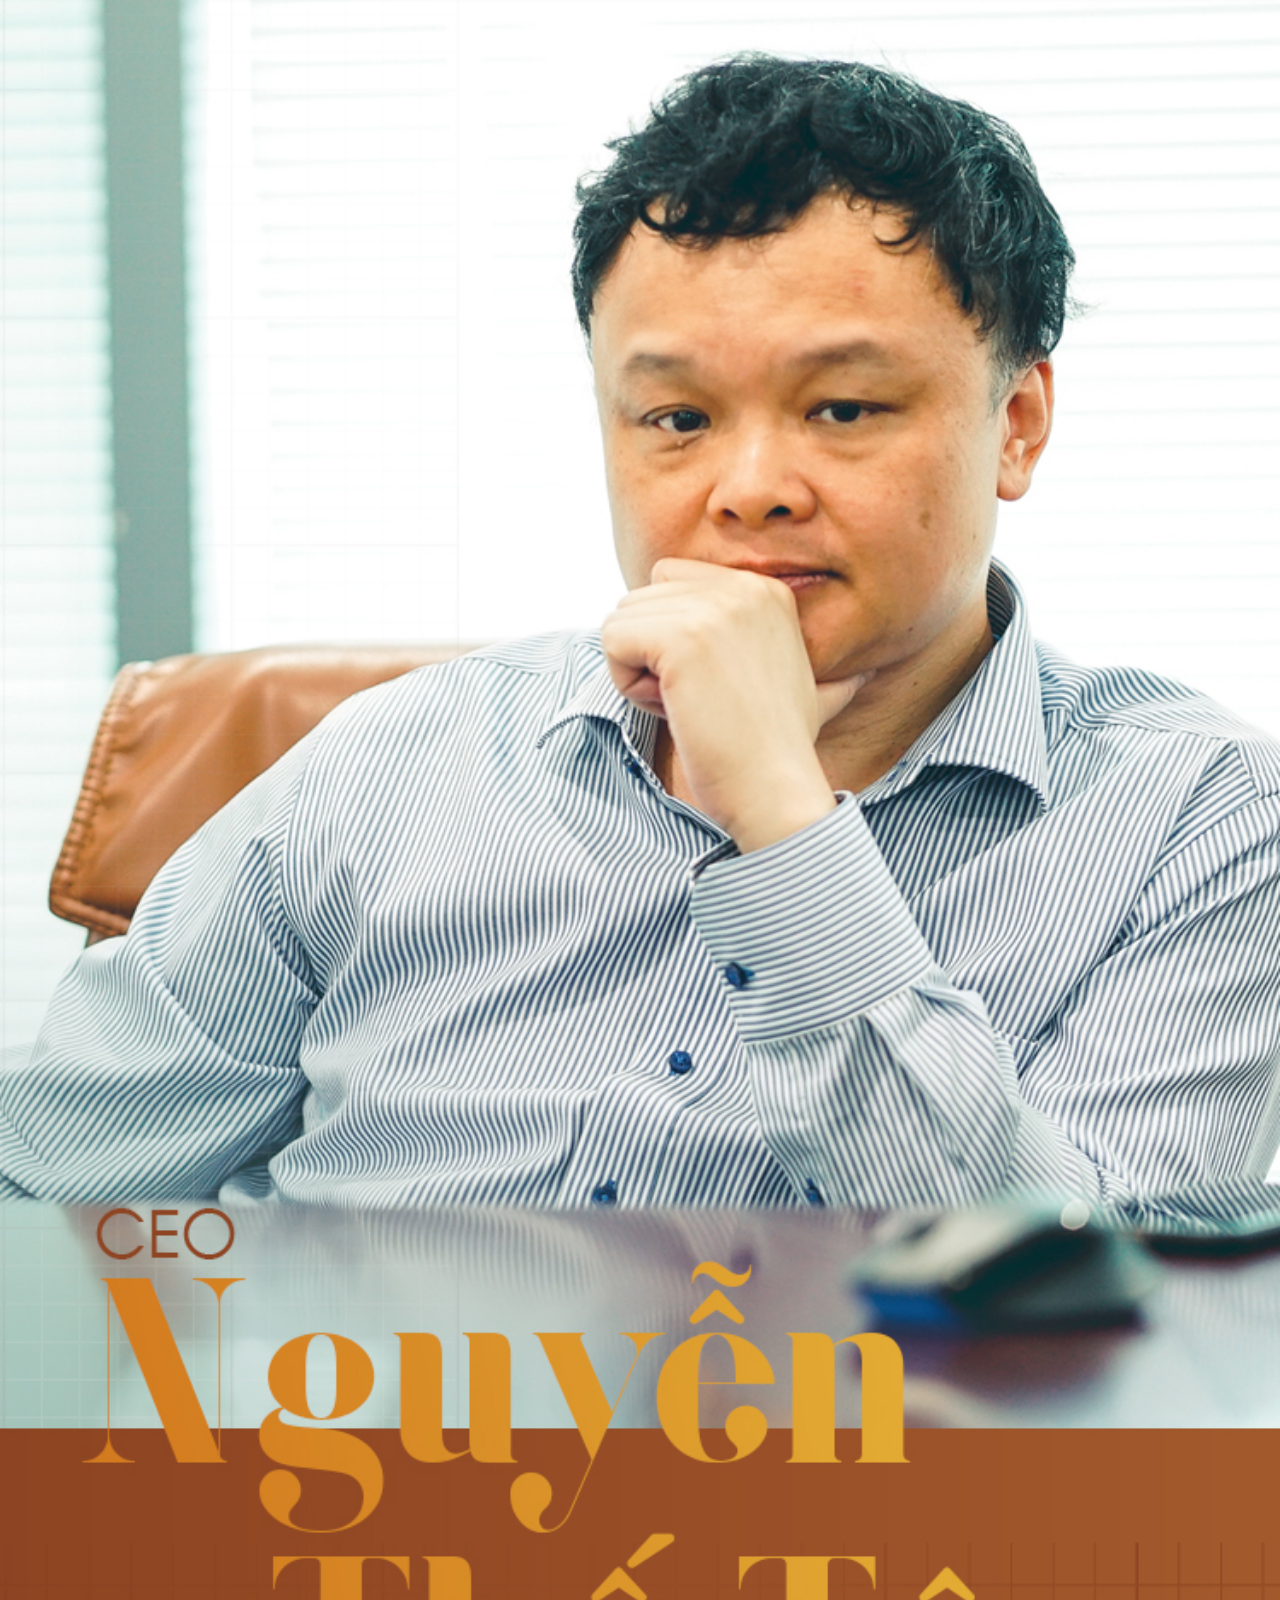
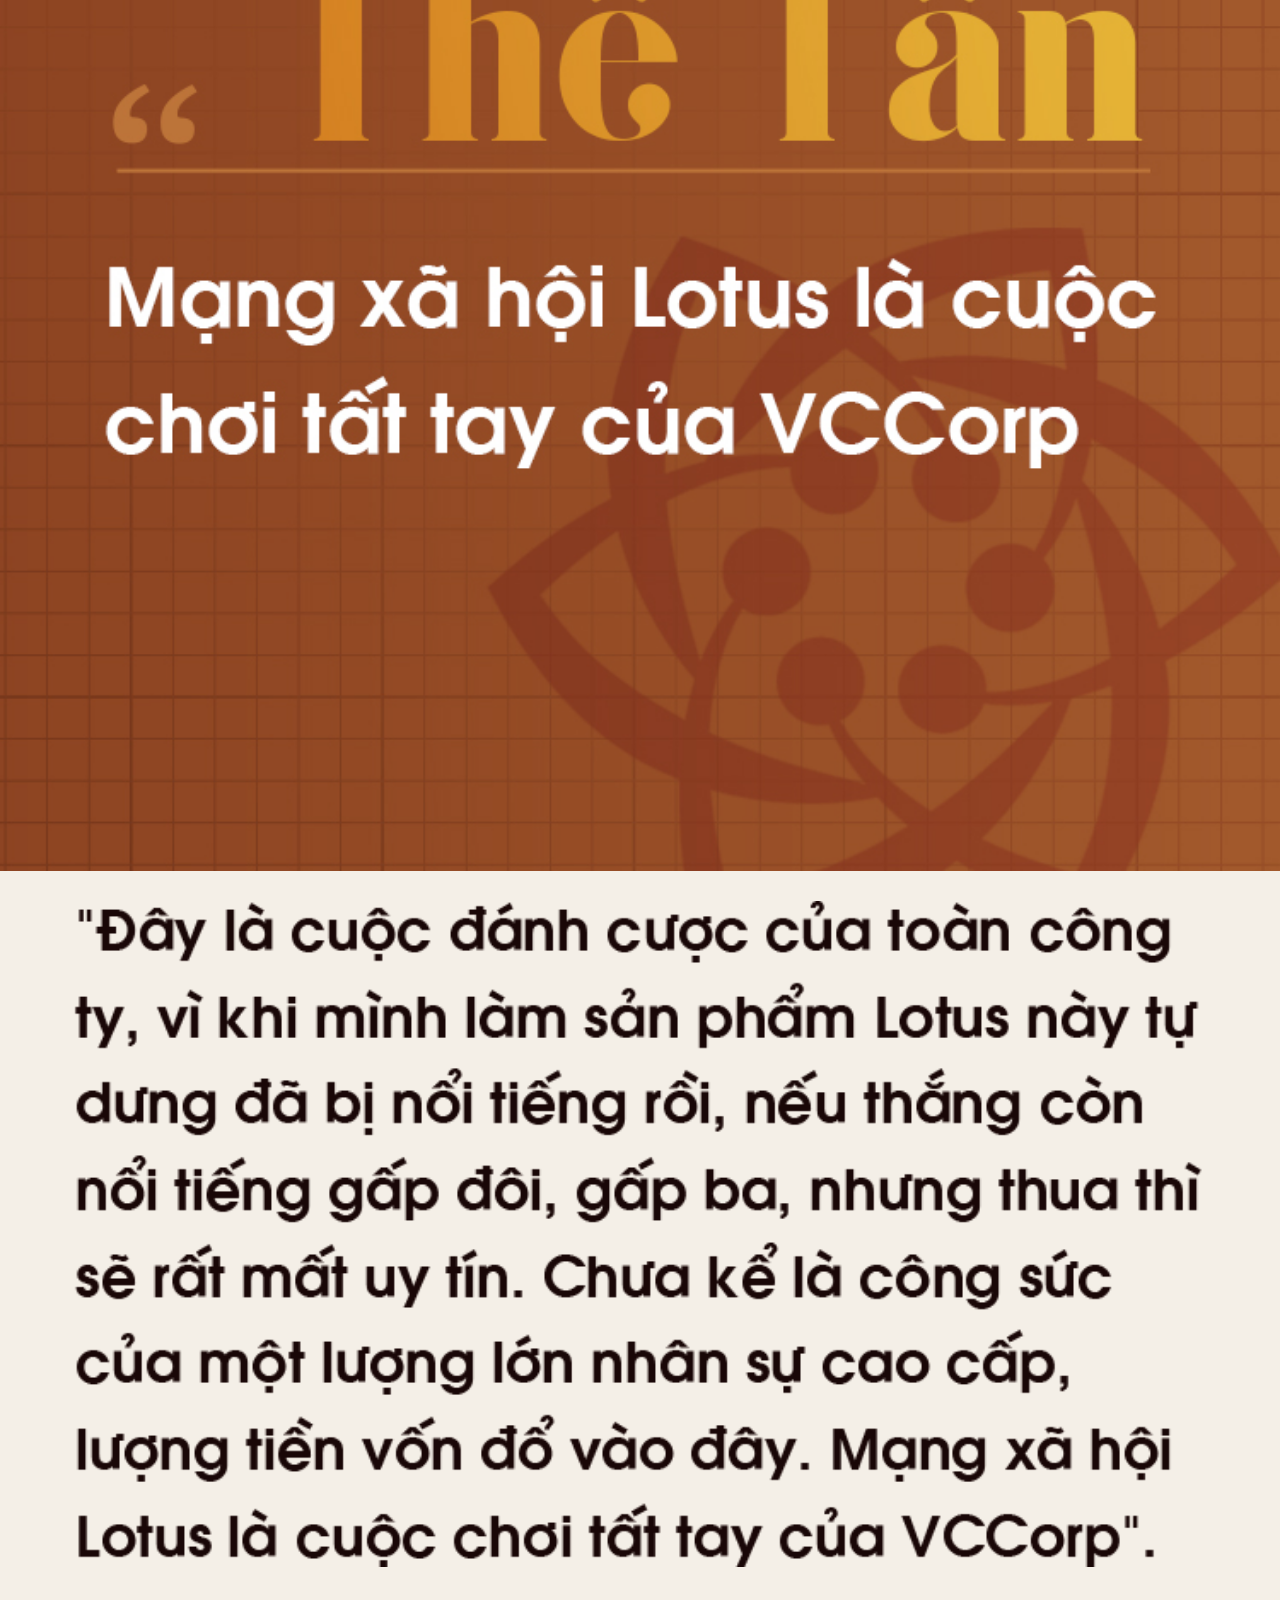
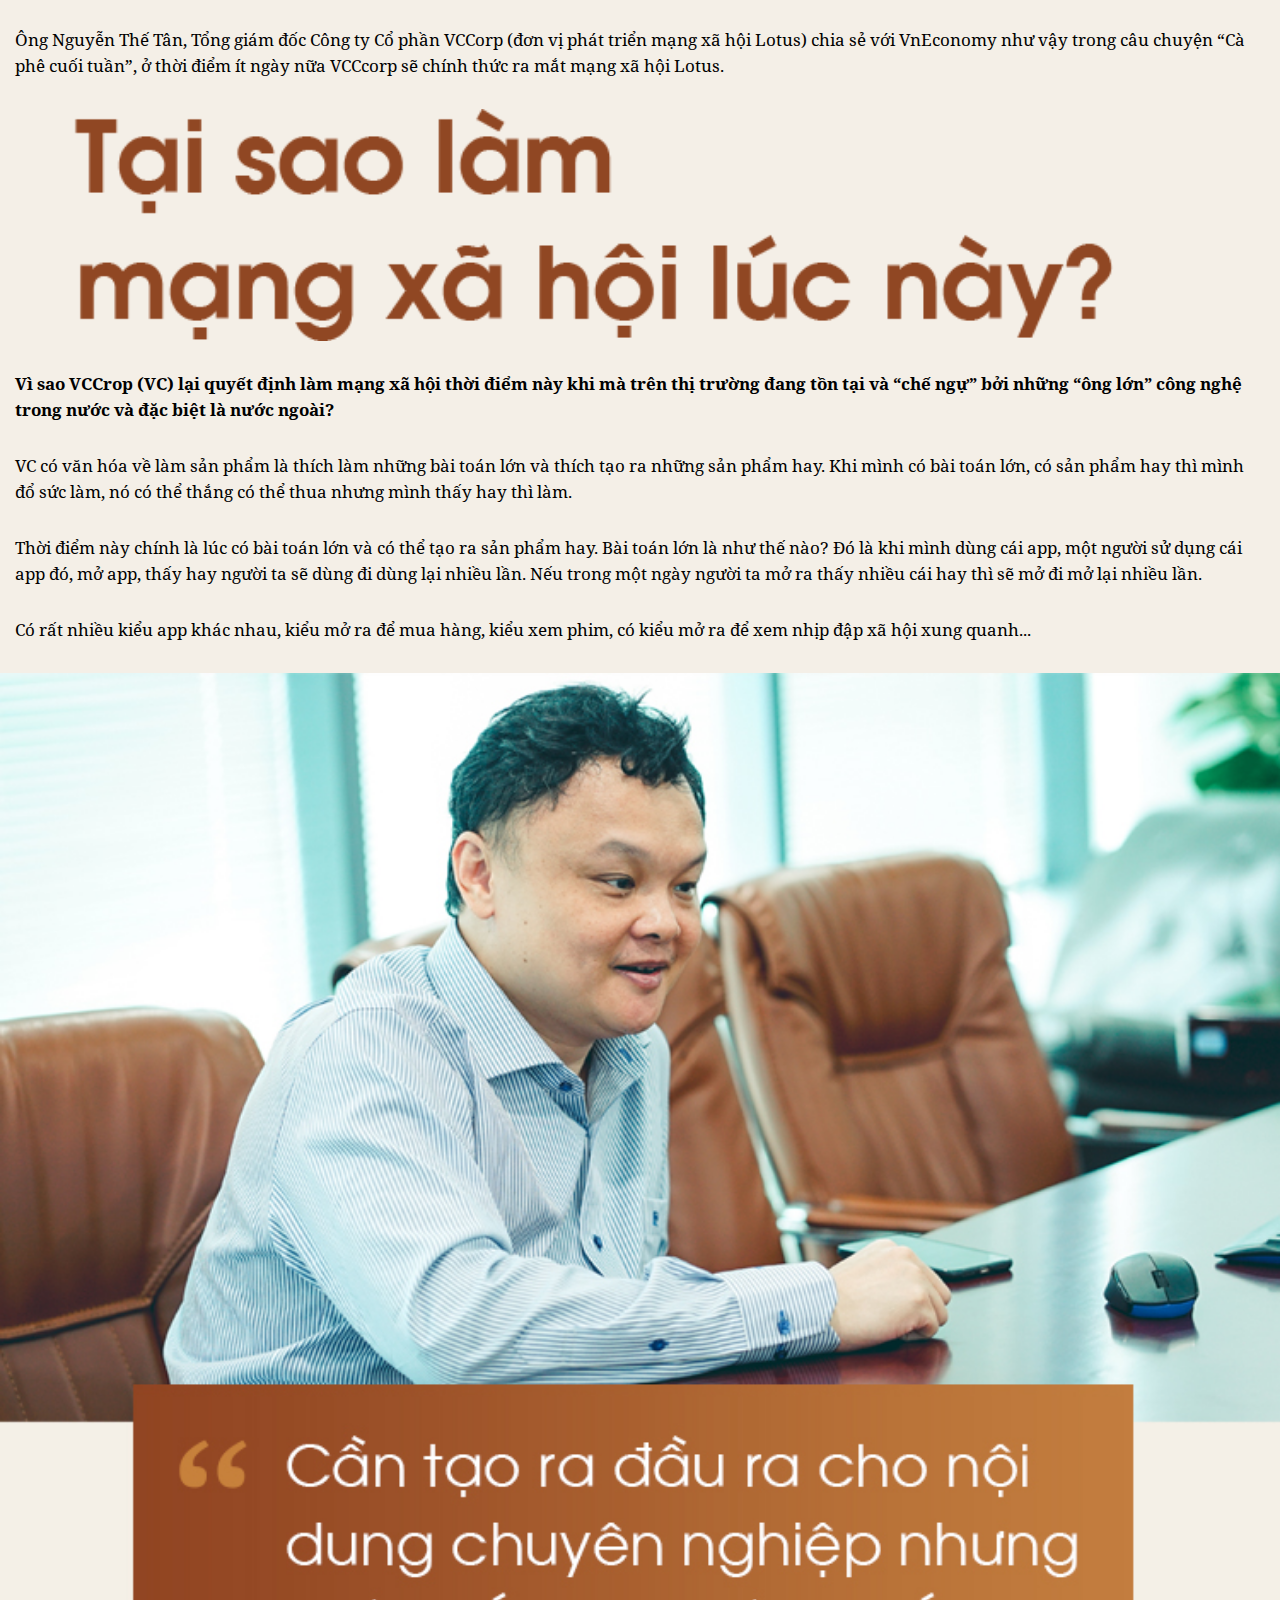
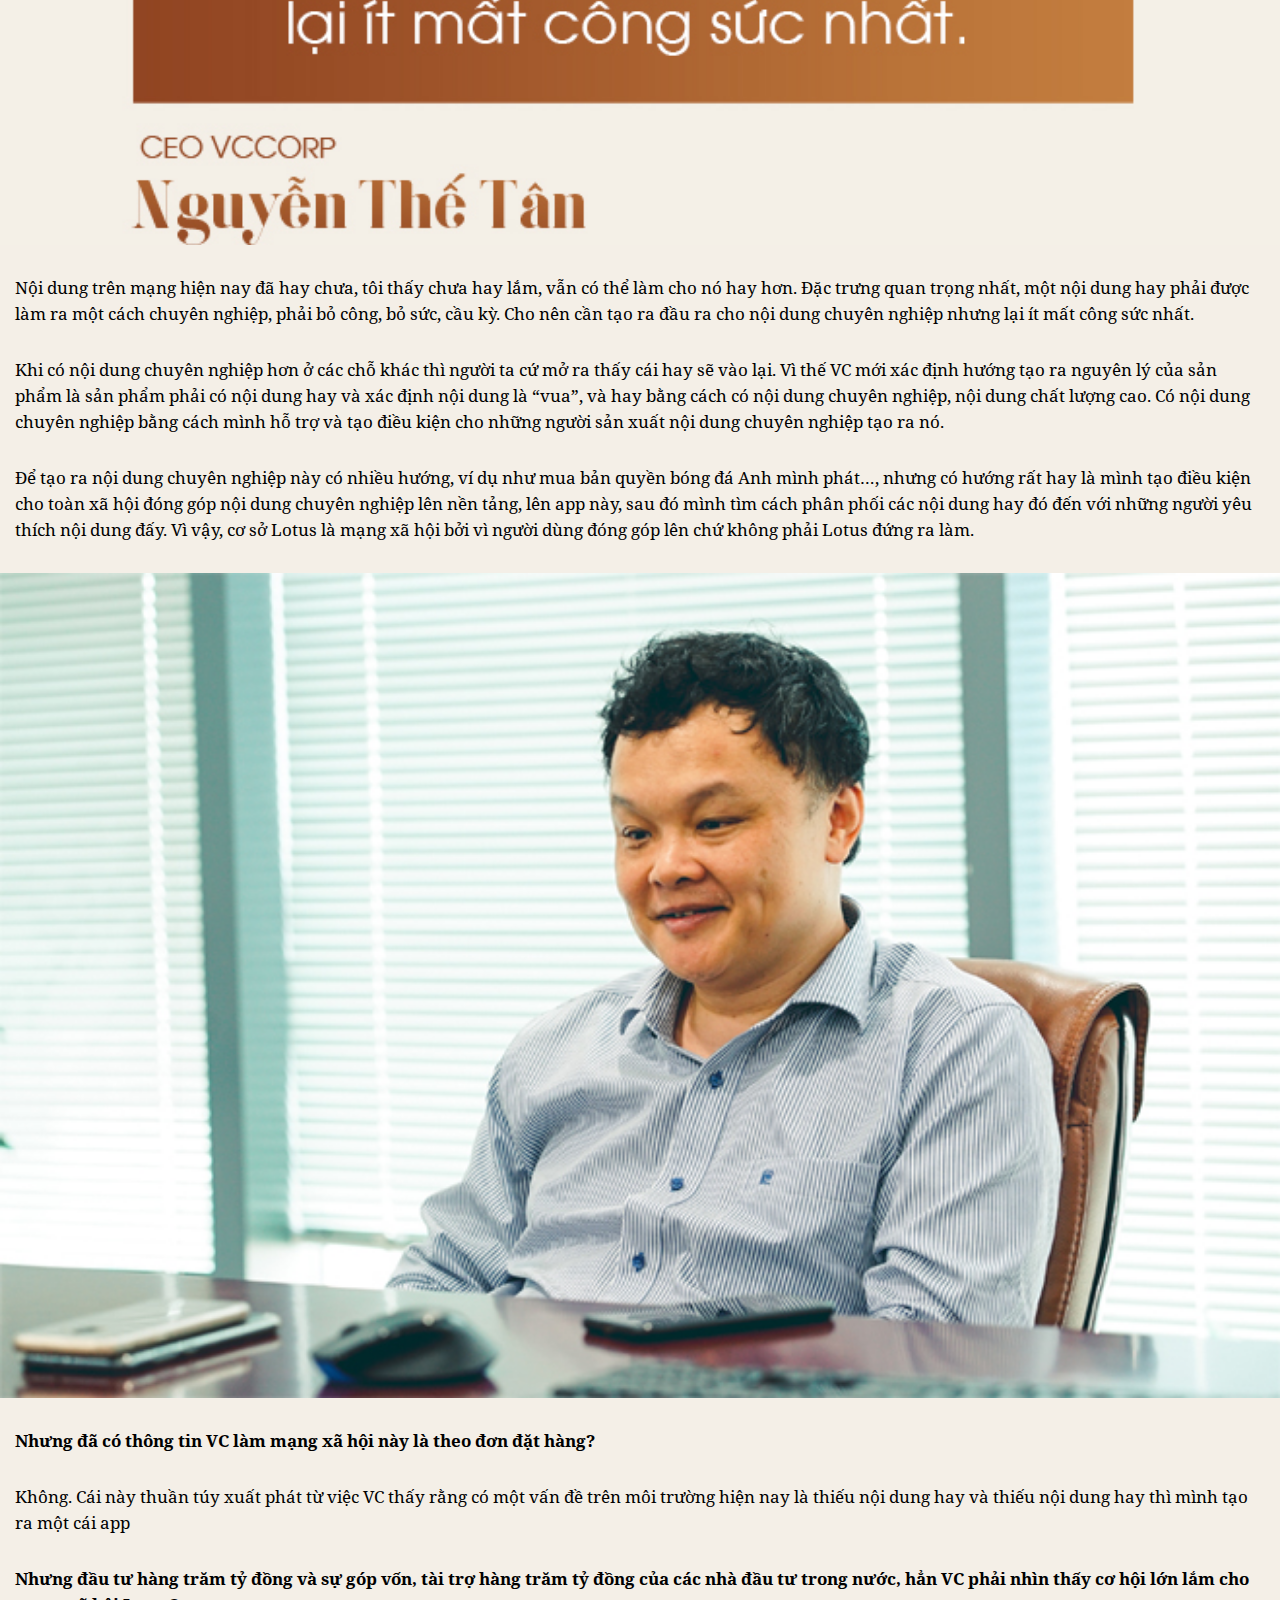
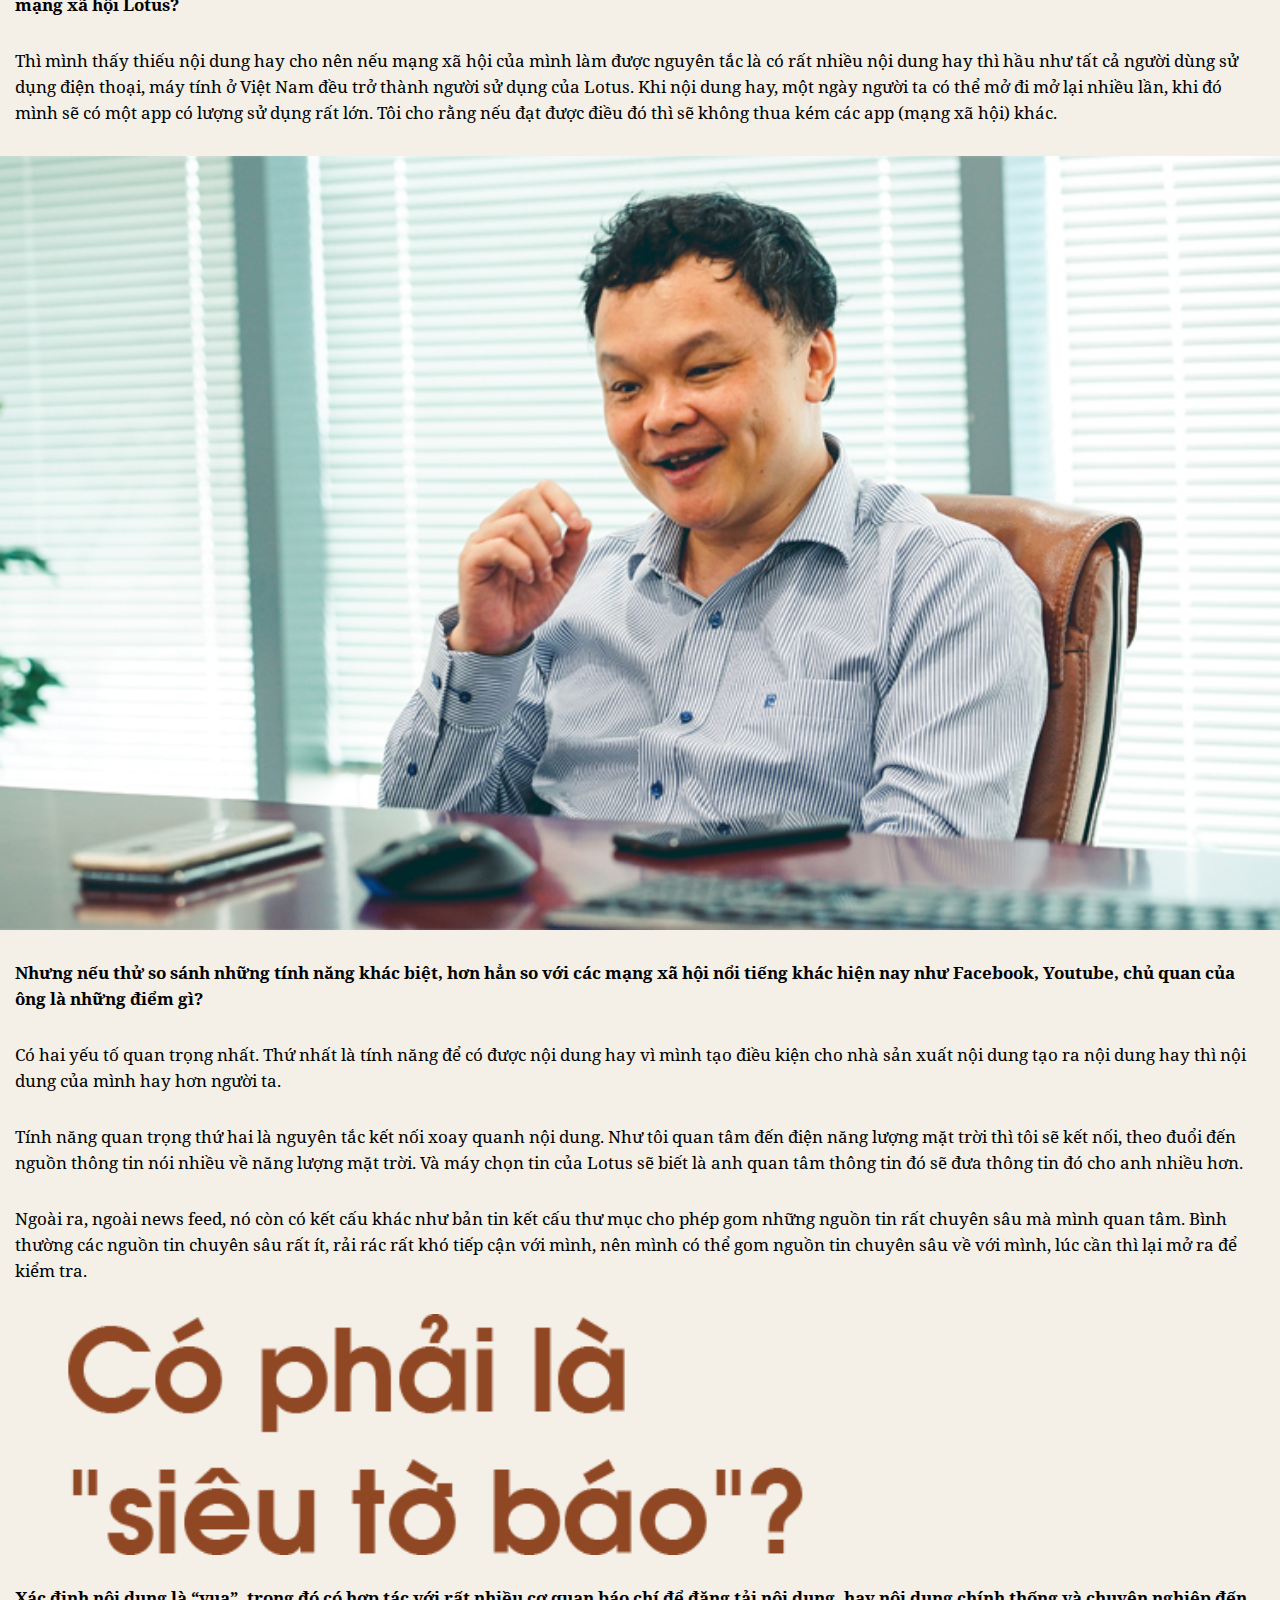
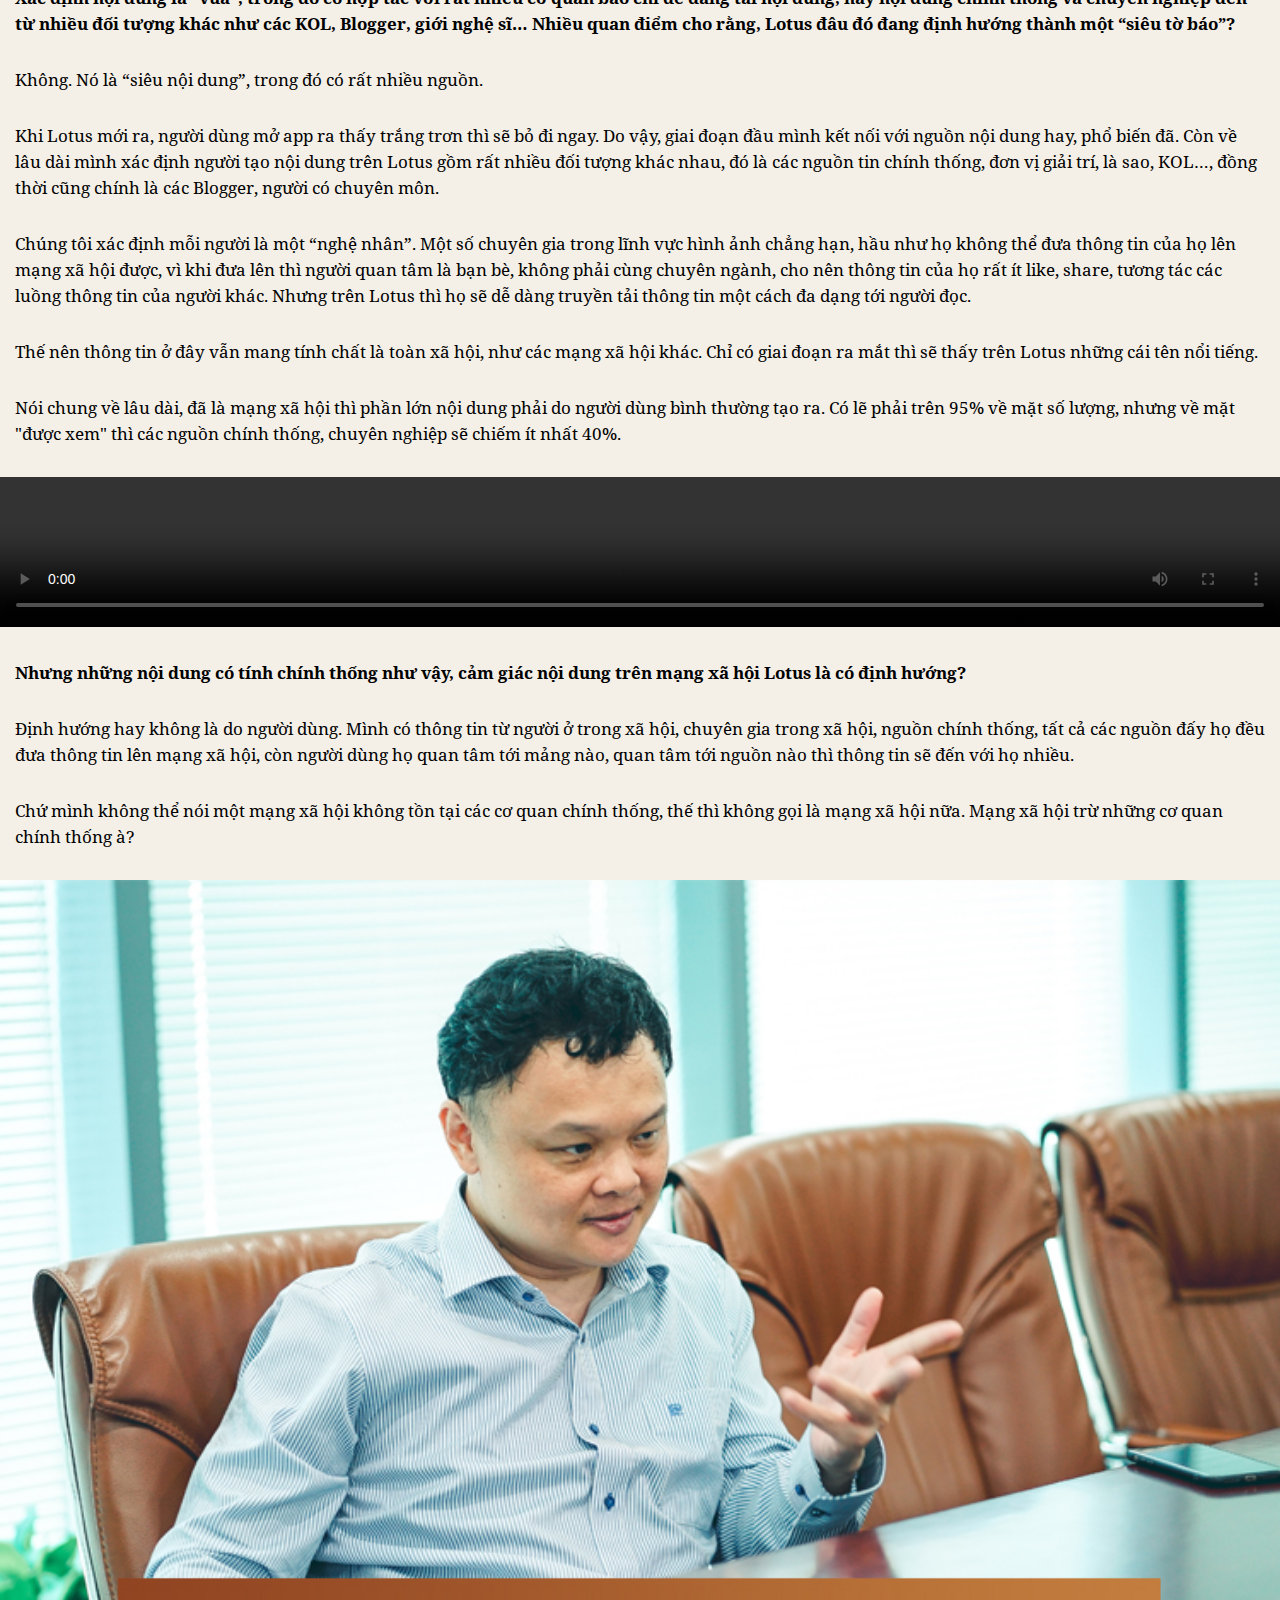
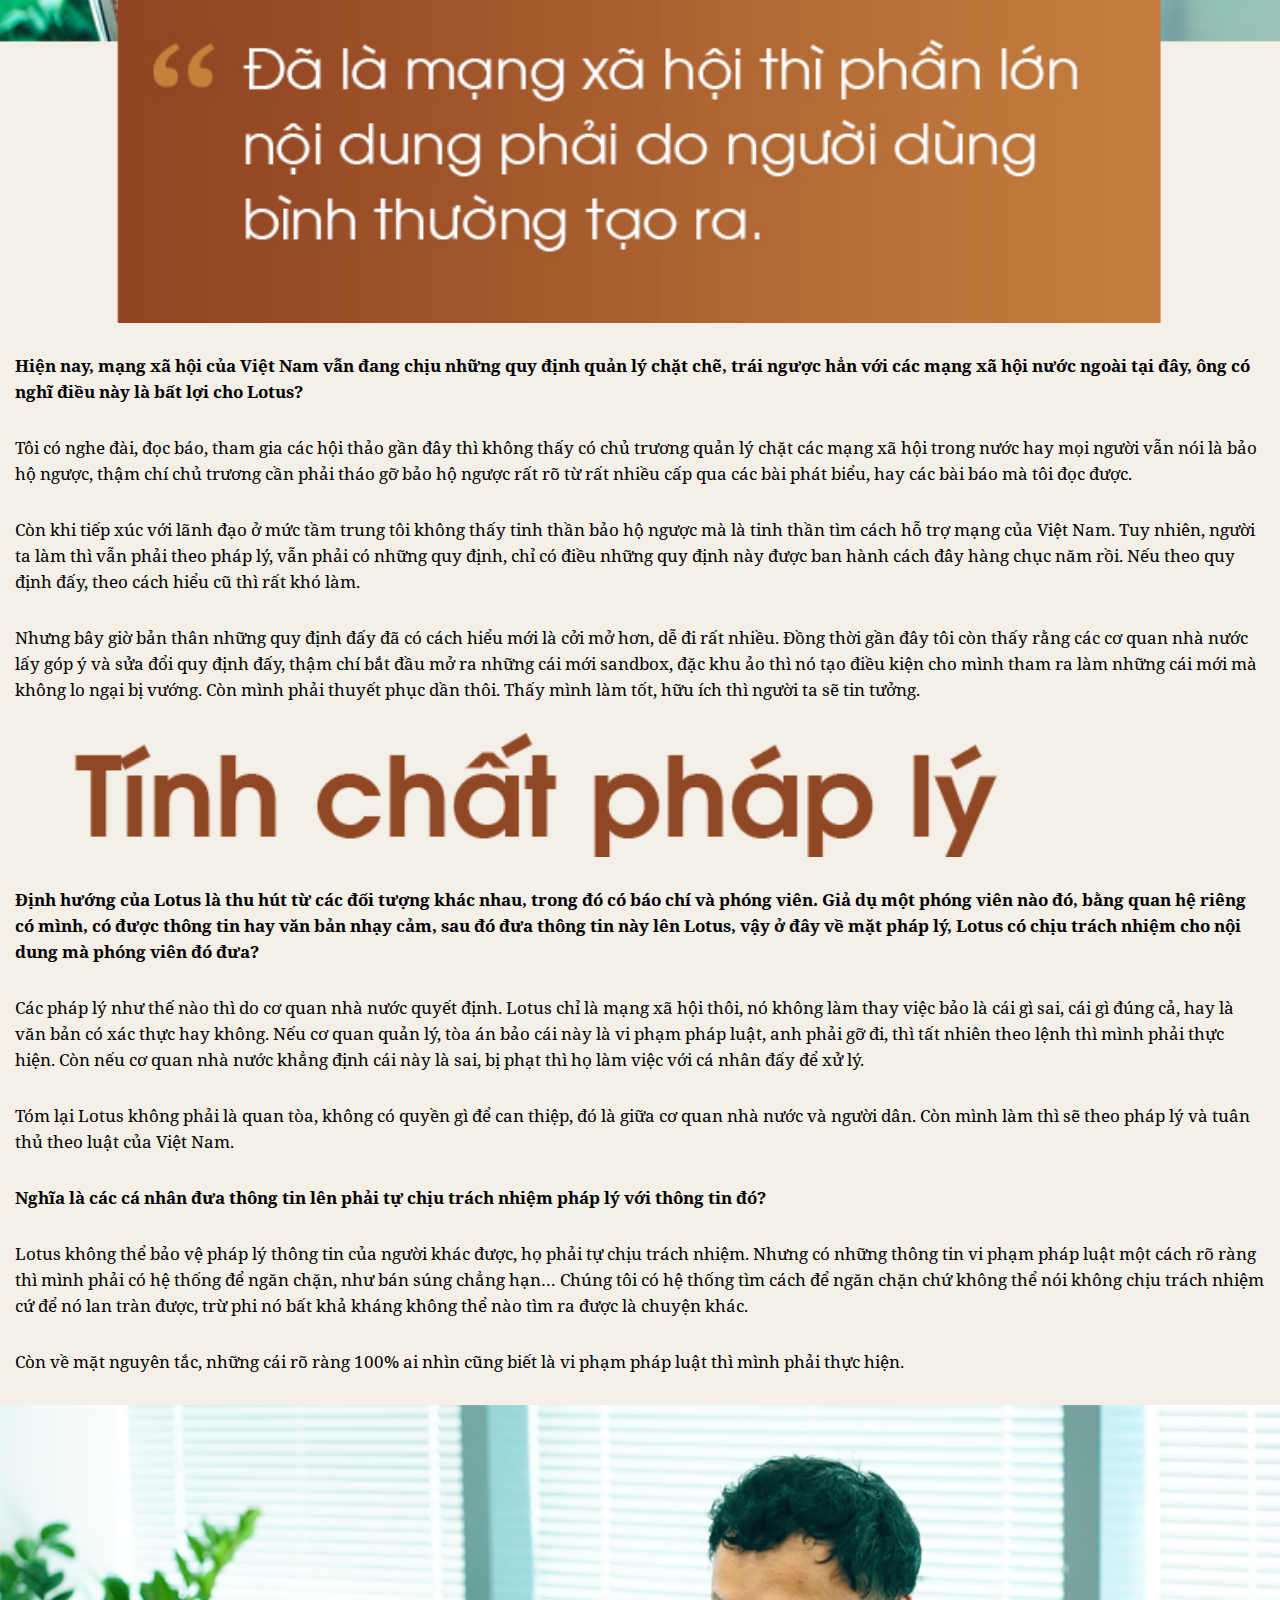
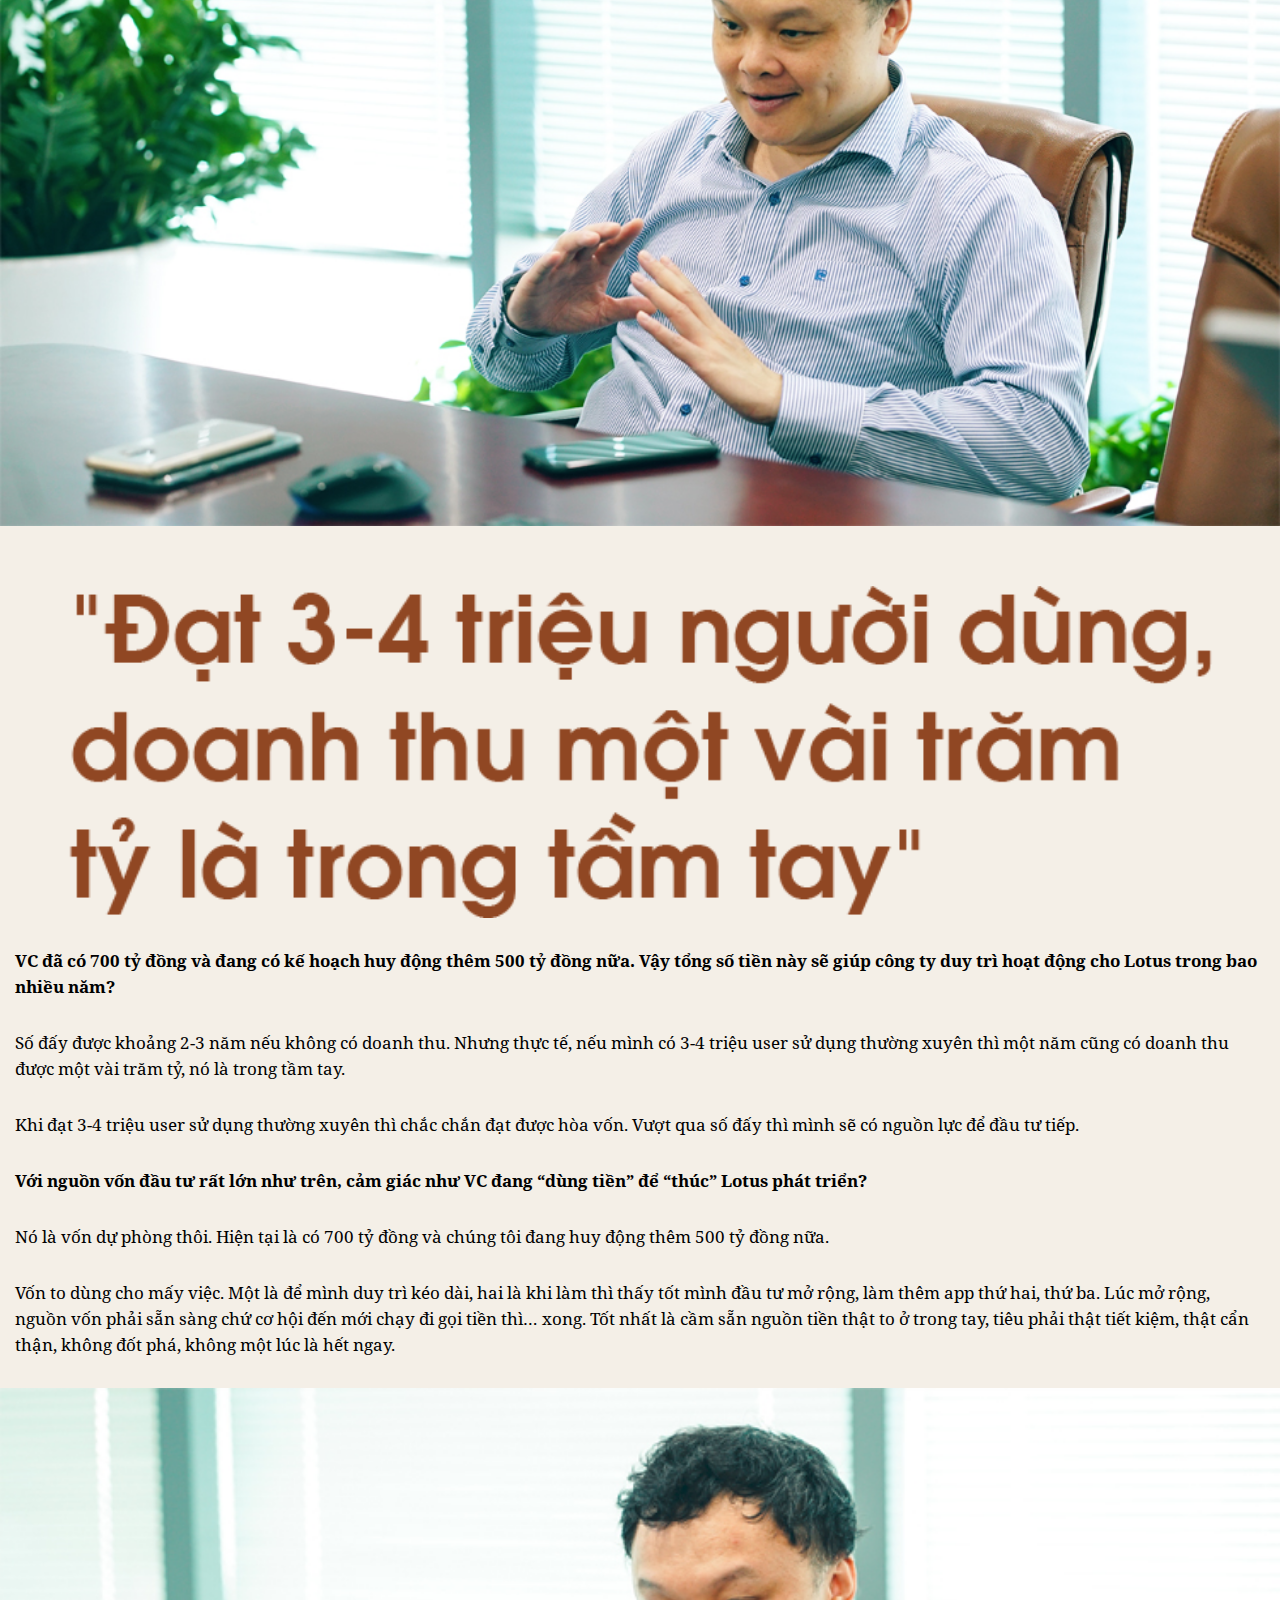
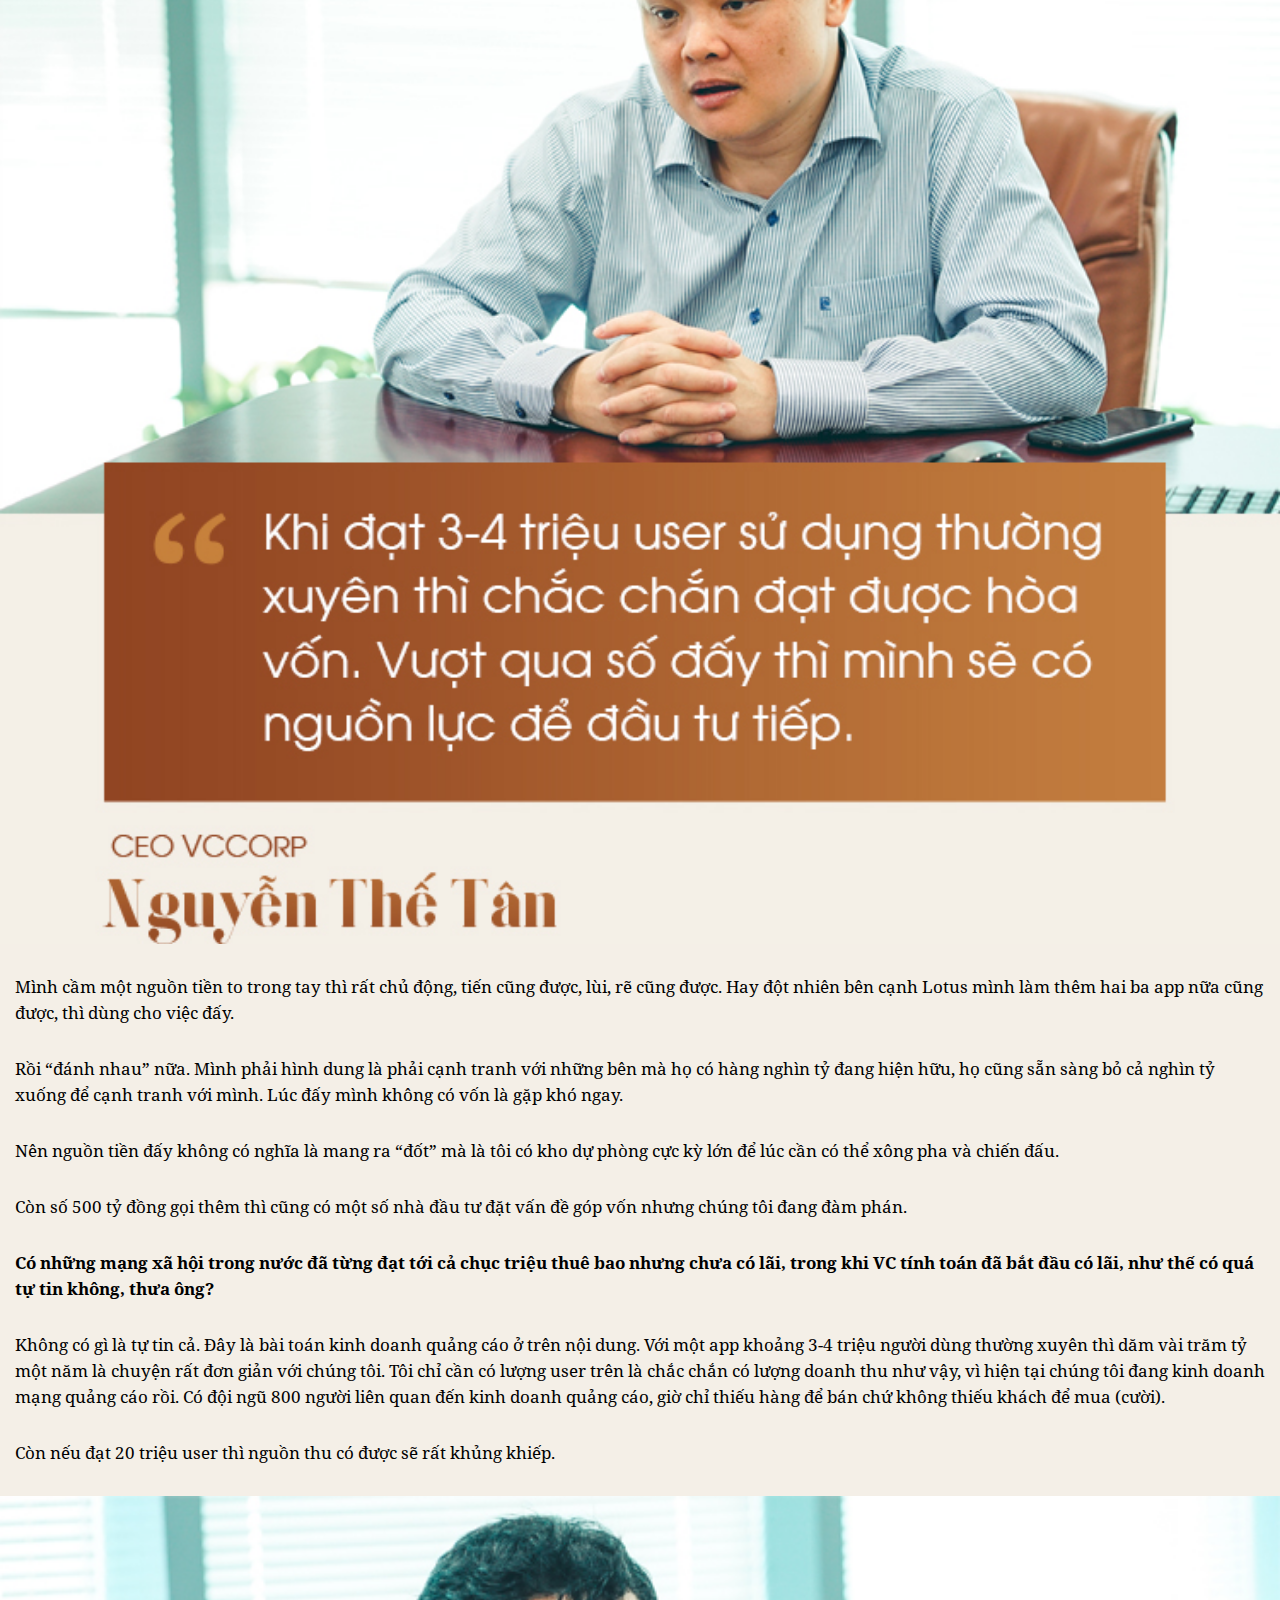
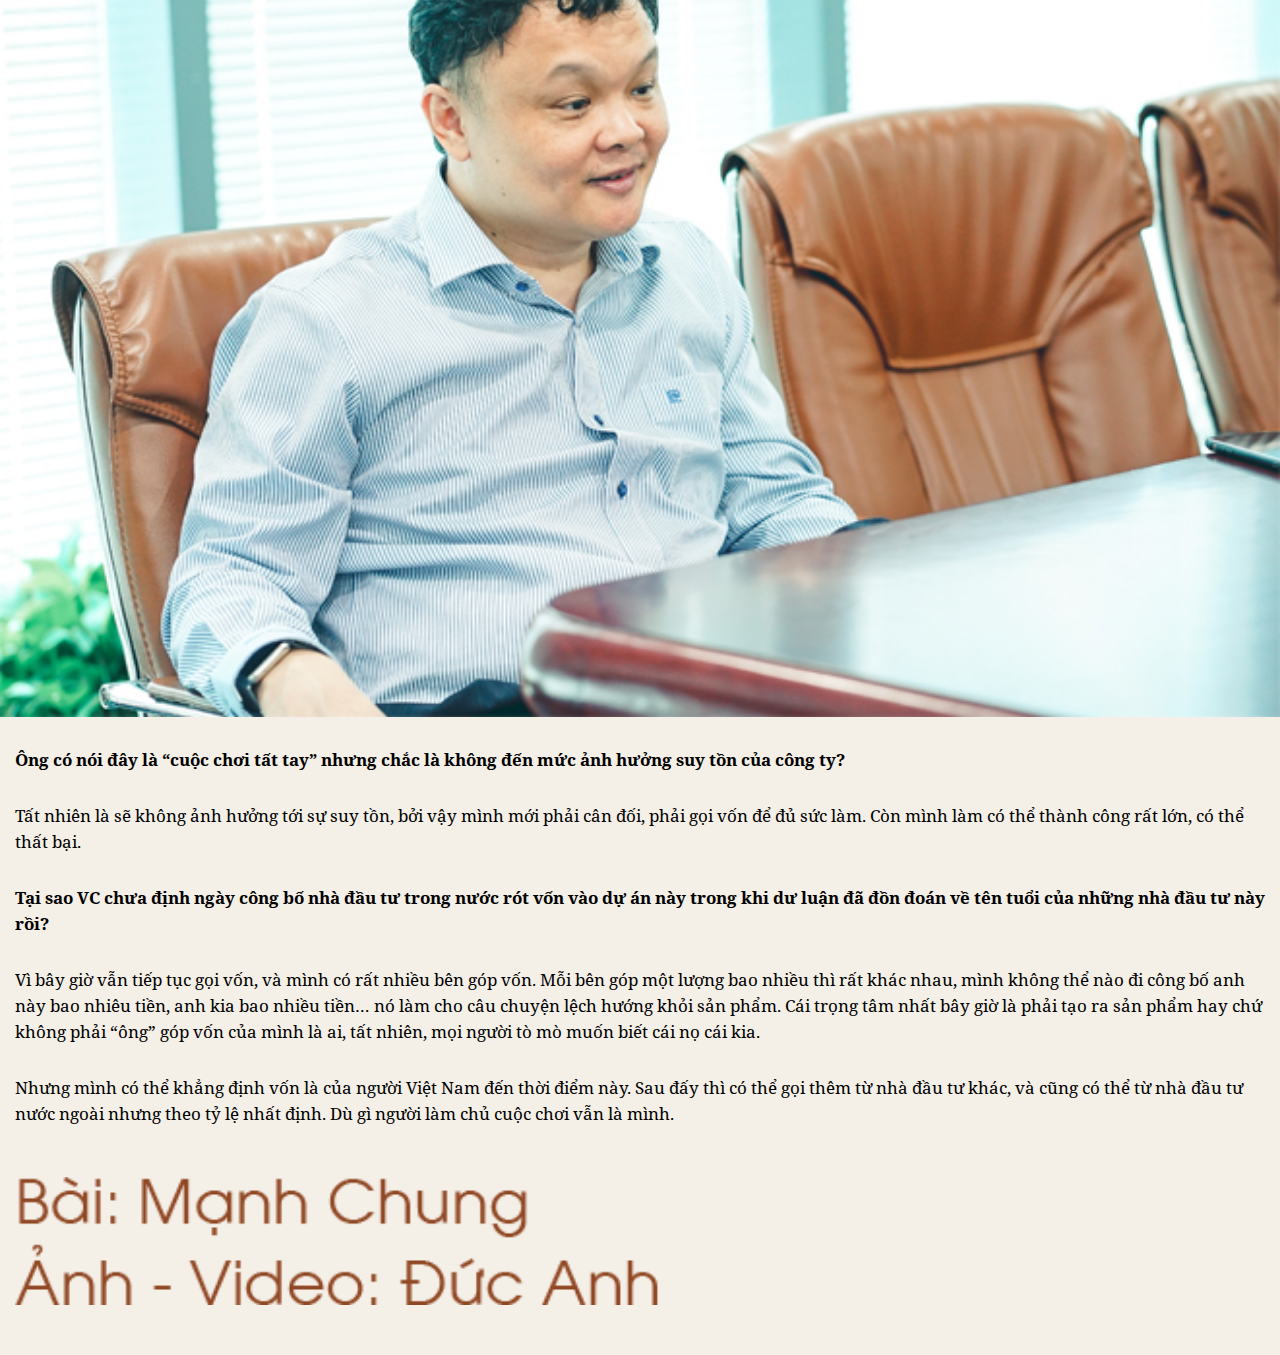
<file: mobile/index.html>
<!DOCTYPE html>
<html lang="en">
<head>
    <meta charset="UTF-8">
    <meta name="viewport" content="width=device-width, initial-scale=1.0">
    <meta http-equiv="X-UA-Compatible" content="ie=edge">
    <title>CEO Nguyễn Thế Tân: "Mạng xã hội Lotus là cuộc chơi tất tay của VCCorp"</title>
    <link rel="stylesheet" href="css/reset.css">
    <link rel="stylesheet" href="css/fonts.css">
    <link rel="stylesheet" href="css/style.css">
    <script src="js/jquery-3.3.1.min.js"></script>
</head>
<body>
    <div class="emag-wrapper">
        <div class="emag-cover">
            <img src="images/cover.jpg" alt="">
        </div>

        <div class="emag-sapo">
            <img src="images/sapo.png" alt="">
        </div>

        <div class="emag-main">
            <div class="emag-content">
                <p>Ông Nguyễn Thế Tân, Tổng giám đốc Công ty Cổ phần VCCorp (đơn vị phát triển mạng xã hội Lotus) chia sẻ với VnEconomy như vậy trong câu chuyện “Cà phê cuối tuần”, ở thời điểm ít ngày nữa VCCcorp sẽ chính thức ra mắt mạng xã hội Lotus.</p>
            </div>
            
            <div class="emag-title">
                <img src="images/title-1.png" alt="">
            </div>

            <div class="emag-content">
                <p class="bold">Vì sao VCCrop (VC) lại quyết định làm mạng xã hội thời điểm này khi mà trên thị trường đang tồn tại và “chế ngự” bởi những “ông lớn” công nghệ trong nước và đặc biệt là nước ngoài?</p>

                <p>VC có văn hóa về làm sản phẩm là thích làm những bài toán lớn và thích tạo ra những sản phẩm hay. Khi mình có bài toán lớn, có sản phẩm hay thì mình đổ sức làm, nó có thể thắng có thể thua nhưng mình thấy hay thì làm.</p>

                <p>Thời điểm này chính là lúc có bài toán lớn và có thể tạo ra sản phẩm hay. Bài toán lớn là như thế nào? Đó là khi mình dùng cái app, một người sử dụng cái app đó, mở app, thấy hay người ta sẽ dùng đi dùng lại nhiều lần. Nếu trong một ngày người ta mở ra thấy nhiều cái hay thì sẽ mở đi mở lại nhiều lần.</p>

                <p>Có rất nhiều kiểu app khác nhau, kiểu mở ra để mua hàng, kiểu xem phim, có kiểu mở ra để xem nhịp đập xã hội xung quanh...</p>
            </div>

            <img src="images/img-1.jpg" alt="">

            <div class="emag-content">
                <p>Nội dung trên mạng hiện nay đã hay chưa, tôi thấy chưa hay lắm, vẫn có thể làm cho nó hay hơn. Đặc trưng quan trọng nhất, một nội dung hay phải được làm ra một cách chuyên nghiệp, phải bỏ công, bỏ sức, cầu kỳ. Cho nên cần tạo ra đầu ra cho nội dung chuyên nghiệp nhưng lại ít mất công sức nhất.</p>

                <p>Khi có nội dung chuyên nghiệp hơn ở các chỗ khác thì người ta cứ mở ra thấy cái hay sẽ vào lại. Vì thế VC mới xác định hướng tạo ra nguyên lý của sản phẩm là sản phẩm phải có nội dung hay và xác định nội dung là “vua”, và hay bằng cách có nội dung chuyên nghiệp, nội dung chất lượng cao. Có nội dung chuyên nghiệp bằng cách mình hỗ trợ và tạo điều kiện cho những người sản xuất nội dung chuyên nghiệp tạo ra nó.</p>

                <p>Để tạo ra nội dung chuyên nghiệp này có nhiều hướng, ví dụ như mua bản quyền bóng đá Anh mình phát…, nhưng có hướng rất hay là mình tạo điều kiện cho toàn xã hội đóng góp nội dung chuyên nghiệp lên nền tảng, lên app này, sau đó mình tìm cách phân phối các nội dung hay đó đến với những người yêu thích nội dung đấy. Vì vậy, cơ sở Lotus là mạng xã hội bởi vì người dùng đóng góp lên chứ không phải Lotus đứng ra làm.</p>
            </div>

            <img src="images/img-2.jpg" alt="">

            <div class="emag-content">
                <p class="bold">Nhưng đã có thông tin VC làm mạng xã hội này là theo đơn đặt hàng?</p>

                <p>Không. Cái này thuần túy xuất phát từ việc VC thấy rằng có một vấn đề trên môi trường hiện nay là thiếu nội dung hay và thiếu nội dung hay thì mình tạo ra một cái app</p>

                <p class="bold">Nhưng đầu tư hàng trăm tỷ đồng và sự góp vốn, tài trợ hàng trăm tỷ đồng của các nhà đầu tư trong nước, hẳn VC phải nhìn thấy cơ hội lớn lắm cho mạng xã hội Lotus?</p>

                <p>Thì mình thấy thiếu nội dung hay cho nên nếu mạng xã hội của mình làm được nguyên tắc là có rất nhiều nội dung hay thì hầu như tất cả người dùng sử dụng điện thoại, máy tính ở Việt Nam đều trở thành người sử dụng của Lotus. Khi nội dung hay, một ngày người ta có thể mở đi mở lại nhiều lần, khi đó mình sẽ có một app có lượng sử dụng rất lớn. Tôi cho rằng nếu đạt được điều đó thì sẽ không thua kém các app (mạng xã hội) khác.</p>
            </div>

            <img src="images/img-3.jpg" alt="">

            <div class="emag-content">
                <p class="bold">Nhưng nếu thử so sánh những tính năng khác biệt, hơn hẳn so với các mạng xã hội nổi tiếng khác hiện nay như Facebook, Youtube, chủ quan của ông là những điểm gì?</p>

                <p>Có hai yếu tố quan trọng nhất. Thứ nhất là tính năng để có được nội dung hay vì mình tạo điều kiện cho nhà sản xuất nội dung tạo ra nội dung hay thì nội dung của mình hay hơn người ta.</p>

                <p>Tính năng quan trọng thứ hai là nguyên tắc kết nối xoay quanh nội dung. Như tôi quan tâm đến điện năng lượng mặt trời thì tôi sẽ kết nối, theo đuổi đến nguồn thông tin nói nhiều về năng lượng mặt trời. Và máy chọn tin của Lotus sẽ biết là anh quan tâm thông tin đó sẽ đưa thông tin đó cho anh nhiều hơn.</p>

                <p>Ngoài ra, ngoài news feed, nó còn có kết cấu khác như bản tin kết cấu thư mục cho phép gom những nguồn tin rất chuyên sâu mà mình quan tâm. Bình thường các nguồn tin chuyên sâu rất ít, rải rác rất khó tiếp cận với mình, nên mình có thể gom nguồn tin chuyên sâu về với mình, lúc cần thì lại mở ra để kiểm tra.</p>
            </div>

            <div class="emag-title">
                <img src="images/title-2.png" alt="">
            </div>

            <div class="emag-content">
                <p class="bold">Xác định nội dung là “vua”, trong đó có hợp tác với rất nhiều cơ quan báo chí để đăng tải nội dung, hay nội dung chính thống và chuyên nghiệp đến từ nhiều đối tượng khác như các KOL, Blogger, giới nghệ sĩ… Nhiều quan điểm cho rằng, Lotus đâu đó đang định hướng thành một “siêu tờ báo”?</p>

                <p>Không. Nó là “siêu nội dung”, trong đó có rất nhiều nguồn.</p>

                <p>Khi Lotus mới ra, người dùng mở app ra thấy trắng trơn thì sẽ bỏ đi ngay. Do vậy, giai đoạn đầu mình kết nối với nguồn nội dung hay, phổ biến đã. Còn về lâu dài mình xác định người tạo nội dung trên Lotus gồm rất nhiều đối tượng khác nhau, đó là các nguồn tin chính thống, đơn vị giải trí, là sao, KOL…, đồng thời cũng chính là các Blogger, người có chuyên môn.</p>

                <p>Chúng tôi xác định mỗi người là một “nghệ nhân”. Một số chuyên gia trong lĩnh vực hình ảnh chẳng hạn, hầu như họ không thể đưa thông tin của họ lên mạng xã hội được, vì khi đưa lên thì người quan tâm là bạn bè, không phải cùng chuyên ngành, cho nên thông tin của họ rất ít like, share, tương tác các luồng thông tin của người khác. Nhưng trên Lotus thì họ sẽ dễ dàng truyền tải thông tin một cách đa dạng tới người đọc.</p>

                <p>Thế nên thông tin ở đây vẫn mang tính chất là toàn xã hội, như các mạng xã hội khác. Chỉ có giai đoạn ra mắt thì sẽ thấy trên Lotus những cái tên nổi tiếng.</p>

                <p>Nói chung về lâu dài, đã là mạng xã hội thì phần lớn nội dung phải do người dùng bình thường tạo ra. Có lẽ phải trên 95% về mặt số lượng, nhưng về mặt "được xem" thì các nguồn chính thống, chuyên nghiệp sẽ chiếm ít nhất 40%.</p>
            </div>

            <video src="https://dlthanh.github.io/Lotus/video.mp4" controls></video>

            <div class="emag-content">
                <p class="bold">Nhưng những nội dung có tính chính thống như vậy, cảm giác nội dung trên mạng xã hội Lotus là có định hướng?</p>
                    
                <p>Định hướng hay không là do người dùng. Mình có thông tin từ người ở trong xã hội, chuyên gia trong xã hội, nguồn chính thống, tất cả các nguồn đấy họ đều đưa thông tin lên mạng xã hội, còn người dùng họ quan tâm tới mảng nào, quan tâm tới nguồn nào thì thông tin sẽ đến với họ nhiều.</p>

                <p>Chứ mình không thể nói một mạng xã hội không tồn tại các cơ quan chính thống, thế thì không gọi là mạng xã hội nữa. Mạng xã hội trừ những cơ quan chính thống à?</p>
            </div>

            <img src="images/img-4.jpg" alt="">

            <div class="emag-content">
                <p class="bold">Hiện nay, mạng xã hội của Việt Nam vẫn đang chịu những quy định quản lý chặt chẽ, trái ngược hẳn với các mạng xã hội nước ngoài tại đây, ông có nghĩ điều này là bất lợi cho Lotus?</p>
                
                <p>Tôi có nghe đài, đọc báo, tham gia các hội thảo gần đây thì không thấy có chủ trương quản lý chặt các mạng xã hội trong nước hay mọi người vẫn nói là bảo hộ ngược, thậm chí chủ trương cần phải tháo gỡ bảo hộ ngược rất rõ từ rất nhiều cấp qua các bài phát biểu, hay các bài báo mà tôi đọc được.</p>

                <p>Còn khi tiếp xúc với lãnh đạo ở mức tầm trung tôi không thấy tinh thần bảo hộ ngược mà là tinh thần tìm cách hỗ trợ mạng của Việt Nam. Tuy nhiên, người ta làm thì vẫn phải theo pháp lý, vẫn phải có những quy định, chỉ có điều những quy định này được ban hành cách đây hàng chục năm rồi. Nếu theo quy định đấy, theo cách hiểu cũ thì rất khó làm.</p>

                <p>Nhưng bây giờ bản thân những quy định đấy đã có cách hiểu mới là cởi mở hơn, dễ đi rất nhiều. Đồng thời gần đây tôi còn thấy rằng các cơ quan nhà nước lấy góp ý và sửa đổi quy định đấy, thậm chí bắt đầu mở ra những cái mới sandbox, đặc khu ảo thì nó tạo điều kiện cho mình tham ra làm những cái mới mà không lo ngại bị vướng. Còn mình phải thuyết phục dần thôi. Thấy mình làm tốt, hữu ích thì người ta sẽ tin tưởng.</p>
            </div>

            <div class="emag-title">
                <img src="images/title-3.png" alt="">
            </div>

            <div class="emag-content">
                <p class="bold">Định hướng của Lotus là thu hút từ các đối tượng khác nhau, trong đó có báo chí và phóng viên. Giả dụ một phóng viên nào đó, bằng quan hệ riêng có mình, có được thông tin hay văn bản nhạy cảm, sau đó đưa thông tin này lên Lotus, vậy ở đây về mặt pháp lý, Lotus có chịu trách nhiệm cho nội dung mà phóng viên đó đưa?</p>
                    
                <p>Các pháp lý như thế nào thì do cơ quan nhà nước quyết định. Lotus chỉ là mạng xã hội thôi, nó không làm thay việc bảo là cái gì sai, cái gì đúng cả, hay là văn bản có xác thực hay không. Nếu cơ quan quản lý, tòa án bảo cái này là vi phạm pháp luật, anh phải gỡ đi, thì tất nhiên theo lệnh thì mình phải thực hiện. Còn nếu cơ quan nhà nước khẳng định cái này là sai, bị phạt thì họ làm việc với cá nhân đấy để xử lý.</p>

                <p>Tóm lại Lotus không phải là quan tòa, không có quyền gì để can thiệp, đó là giữa cơ quan nhà nước và người dân. Còn mình làm thì sẽ theo pháp lý và tuân thủ theo luật của Việt Nam.</p>

                <p class="bold">Nghĩa là các cá nhân đưa thông tin lên phải tự chịu trách nhiệm pháp lý với thông tin đó?</p>

                <p>Lotus không thể bảo vệ pháp lý thông tin của người khác được, họ phải tự chịu trách nhiệm. Nhưng có những thông tin vi phạm pháp luật một cách rõ ràng thì mình phải có hệ thống để ngăn chặn, như bán súng chẳng hạn… Chúng tôi có hệ thống tìm cách để ngăn chặn chứ không thể nói không chịu trách nhiệm cứ để nó lan tràn được, trừ phi nó bất khả kháng không thể nào tìm ra được là chuyện khác.</p>

                <p>Còn về mặt nguyên tắc, những cái rõ ràng 100% ai nhìn cũng biết là vi phạm pháp luật thì mình phải thực hiện.</p>
            </div>

            <img src="images/img-5.jpg" alt="">

            <div class="emag-title">
                <img src="images/title-4.png" alt="">
            </div>

            <div class="emag-content">
                <p class="bold">VC đã có 700 tỷ đồng và đang có kế hoạch huy động thêm 500 tỷ đồng nữa. Vậy tổng số tiền này sẽ giúp công ty duy trì hoạt động cho Lotus trong bao nhiều năm?</p>

                <p>Số đấy được khoảng 2-3 năm nếu không có doanh thu. Nhưng thực tế, nếu mình có 3-4 triệu user sử dụng thường xuyên thì một năm cũng có doanh thu được một vài trăm tỷ, nó là trong tầm tay.</p>

                <p>Khi đạt 3-4 triệu user sử dụng thường xuyên thì chắc chắn đạt được hòa vốn. Vượt qua số đấy thì mình sẽ có nguồn lực để đầu tư tiếp.</p>

                <p class="bold">Với nguồn vốn đầu tư rất lớn như trên, cảm giác như VC đang “dùng tiền” để “thúc” Lotus phát triển?</p>

                <p>Nó là vốn dự phòng thôi. Hiện tại là có 700 tỷ đồng và chúng tôi đang huy động thêm 500 tỷ đồng nữa.</p>

                <p>Vốn to dùng cho mấy việc. Một là để mình duy trì kéo dài, hai là khi làm thì thấy tốt mình đầu tư mở rộng, làm thêm app thứ hai, thứ ba. Lúc mở rộng, nguồn vốn phải sẵn sàng chứ cơ hội đến mới chạy đi gọi tiền thì… xong. Tốt nhất là cầm sẵn nguồn tiền thật to ở trong tay, tiêu phải thật tiết kiệm, thật cẩn thận, không đốt phá, không một lúc là hết ngay.</p>
            </div>

            <img src="images/img-6.jpg" alt="">

            <div class="emag-content">
                <p>Mình cầm một nguồn tiền to trong tay thì rất chủ động, tiến cũng được, lùi, rẽ cũng được. Hay đột nhiên bên cạnh Lotus mình làm thêm hai ba app nữa cũng được, thì dùng cho việc đấy.</p>

                <p>Rồi “đánh nhau” nữa. Mình phải hình dung là phải cạnh tranh với những bên mà họ có hàng nghìn tỷ đang hiện hữu, họ cũng sẵn sàng bỏ cả nghìn tỷ xuống để cạnh tranh với mình. Lúc đấy mình không có vốn là gặp khó ngay.</p>

                <p>Nên nguồn tiền đấy không có nghĩa là mang ra “đốt” mà là tôi có kho dự phòng cực kỳ lớn để lúc cần có thể xông pha và chiến đấu.</p>

                <p>Còn số 500 tỷ đồng gọi thêm thì cũng có một số nhà đầu tư đặt vấn đề góp vốn nhưng chúng tôi đang đàm phán.</p>

                <p class="bold">Có những mạng xã hội trong nước đã từng đạt tới cả chục triệu thuê bao nhưng chưa có lãi, trong khi VC tính toán đã bắt đầu có lãi, như thế có quá tự tin không, thưa ông?</p>

                <p>Không có gì là tự tin cả. Đây là bài toán kinh doanh quảng cáo ở trên nội dung. Với một app khoảng 3-4 triệu người dùng thường xuyên thì dăm vài trăm tỷ một năm là chuyện rất đơn giản với chúng tôi. Tôi chỉ cần có lượng user trên là chắc chắn có lượng doanh thu như vậy, vì hiện tại chúng tôi đang kinh doanh mạng quảng cáo rồi. Có đội ngũ 800 người liên quan đến kinh doanh quảng cáo, giờ chỉ thiếu hàng để bán chứ không thiếu khách để mua (cười).</p>

                <p>Còn nếu đạt 20 triệu user thì nguồn thu có được sẽ rất khủng khiếp.</p>
            </div>

            <img src="images/img-7.jpg" alt="">

            <div class="emag-content">
                <p class="bold">Ông có nói đây là “cuộc chơi tất tay” nhưng chắc là không đến mức ảnh hưởng suy tồn của công ty?</p>

                <p>Tất nhiên là sẽ không ảnh hưởng tới sự suy tồn, bởi vậy mình mới phải cân đối, phải gọi vốn để đủ sức làm. Còn mình làm có thể thành công rất lớn, có thể thất bại.</p>

                <p class="bold">Tại sao VC chưa định ngày công bố nhà đầu tư trong nước rót vốn vào dự án này trong khi dư luận đã đồn đoán về tên tuổi của những nhà đầu tư này rồi?</p>

                <p>Vì bây giờ vẫn tiếp tục gọi vốn, và mình có rất nhiều bên góp vốn. Mỗi bên góp một lượng bao nhiều thì rất khác nhau, mình không thể nào đi công bố anh này bao nhiêu tiền, anh kia bao nhiều tiền… nó làm cho câu chuyện lệch hướng khỏi sản phẩm. Cái trọng tâm nhất bây giờ là phải tạo ra sản phẩm hay chứ không phải “ông” góp vốn của mình là ai, tất nhiên, mọi người tò mò muốn biết cái nọ cái kia.</p>

                <p>Nhưng mình có thể khẳng định vốn là của người Việt Nam đến thời điểm này. Sau đấy thì có thể gọi thêm từ nhà đầu tư khác, và cũng có thể từ nhà đầu tư nước ngoài nhưng theo tỷ lệ nhất định. Dù gì người làm chủ cuộc chơi vẫn là mình.</p>
            </div>

            <div class="emag-credit">
                <img src="images/credit.png" alt="">
            </div>
        </div>
    </div>
</body>
</html>
</file>
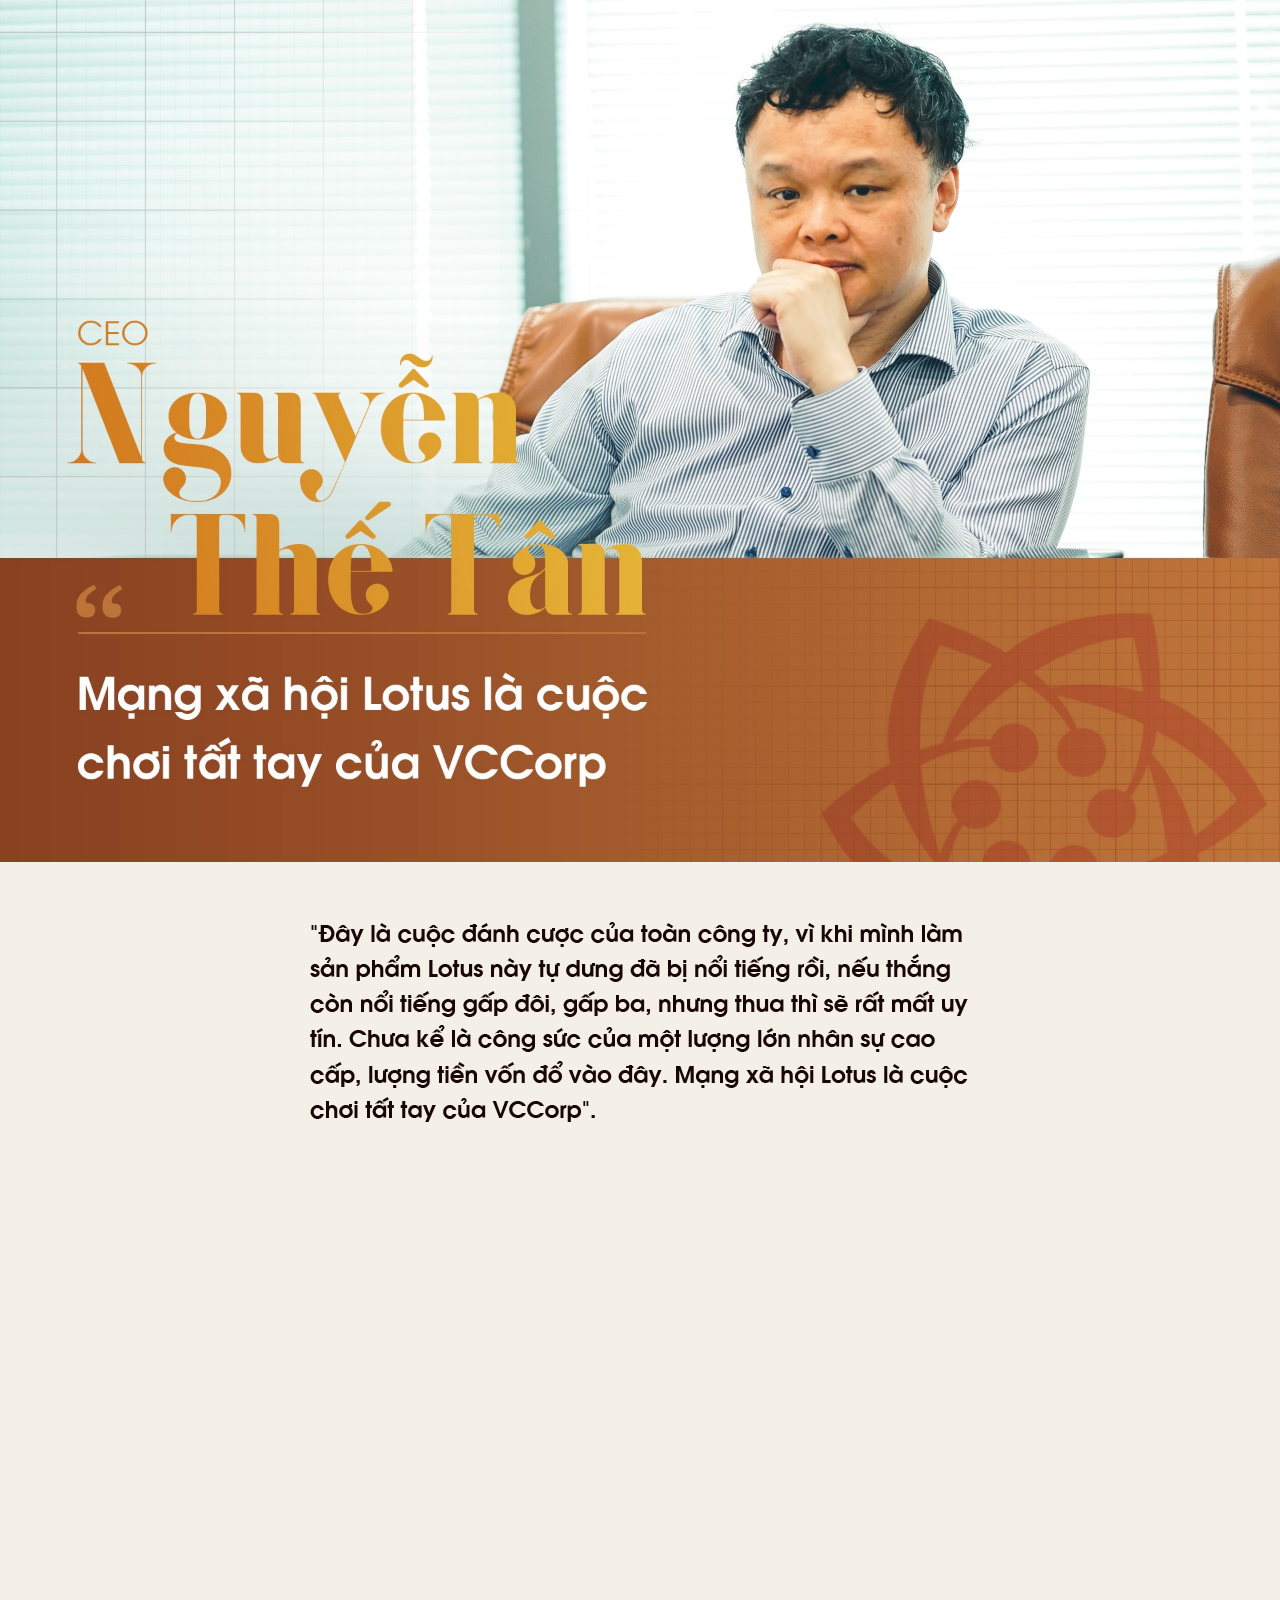
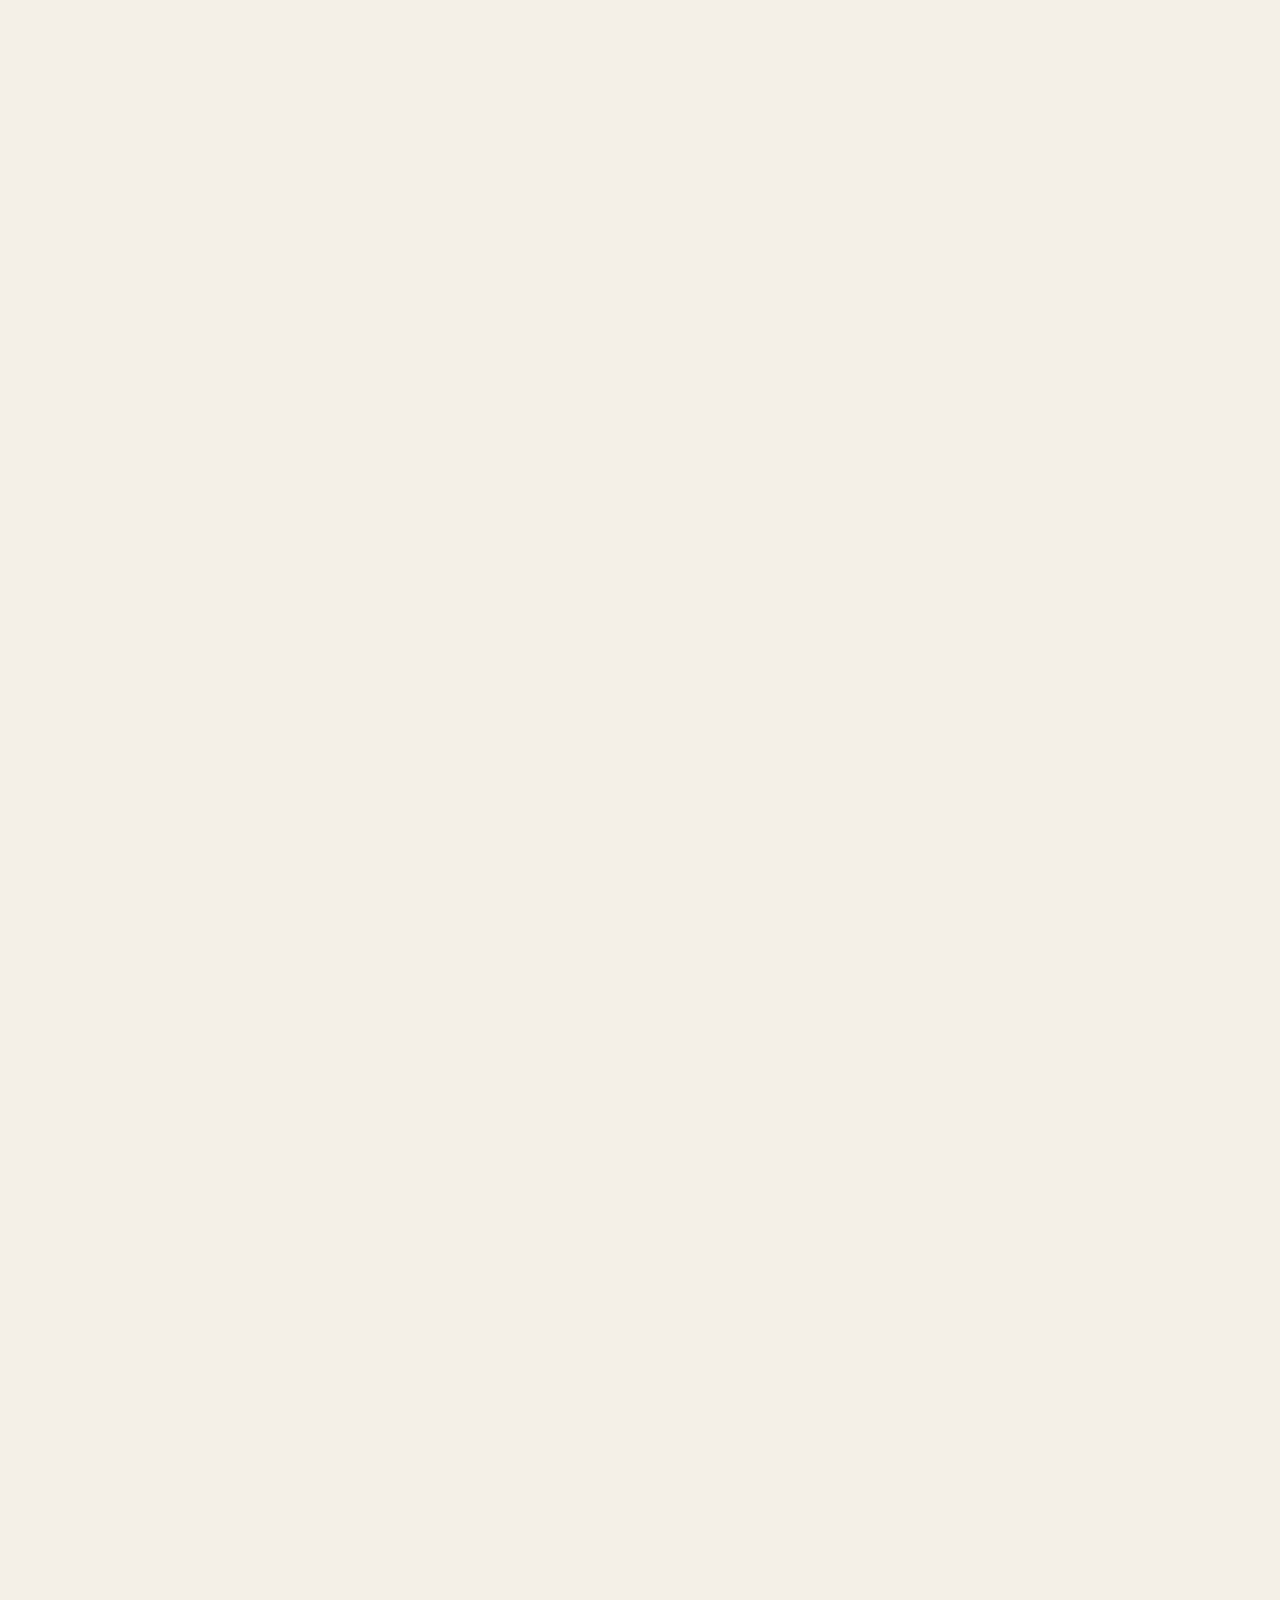
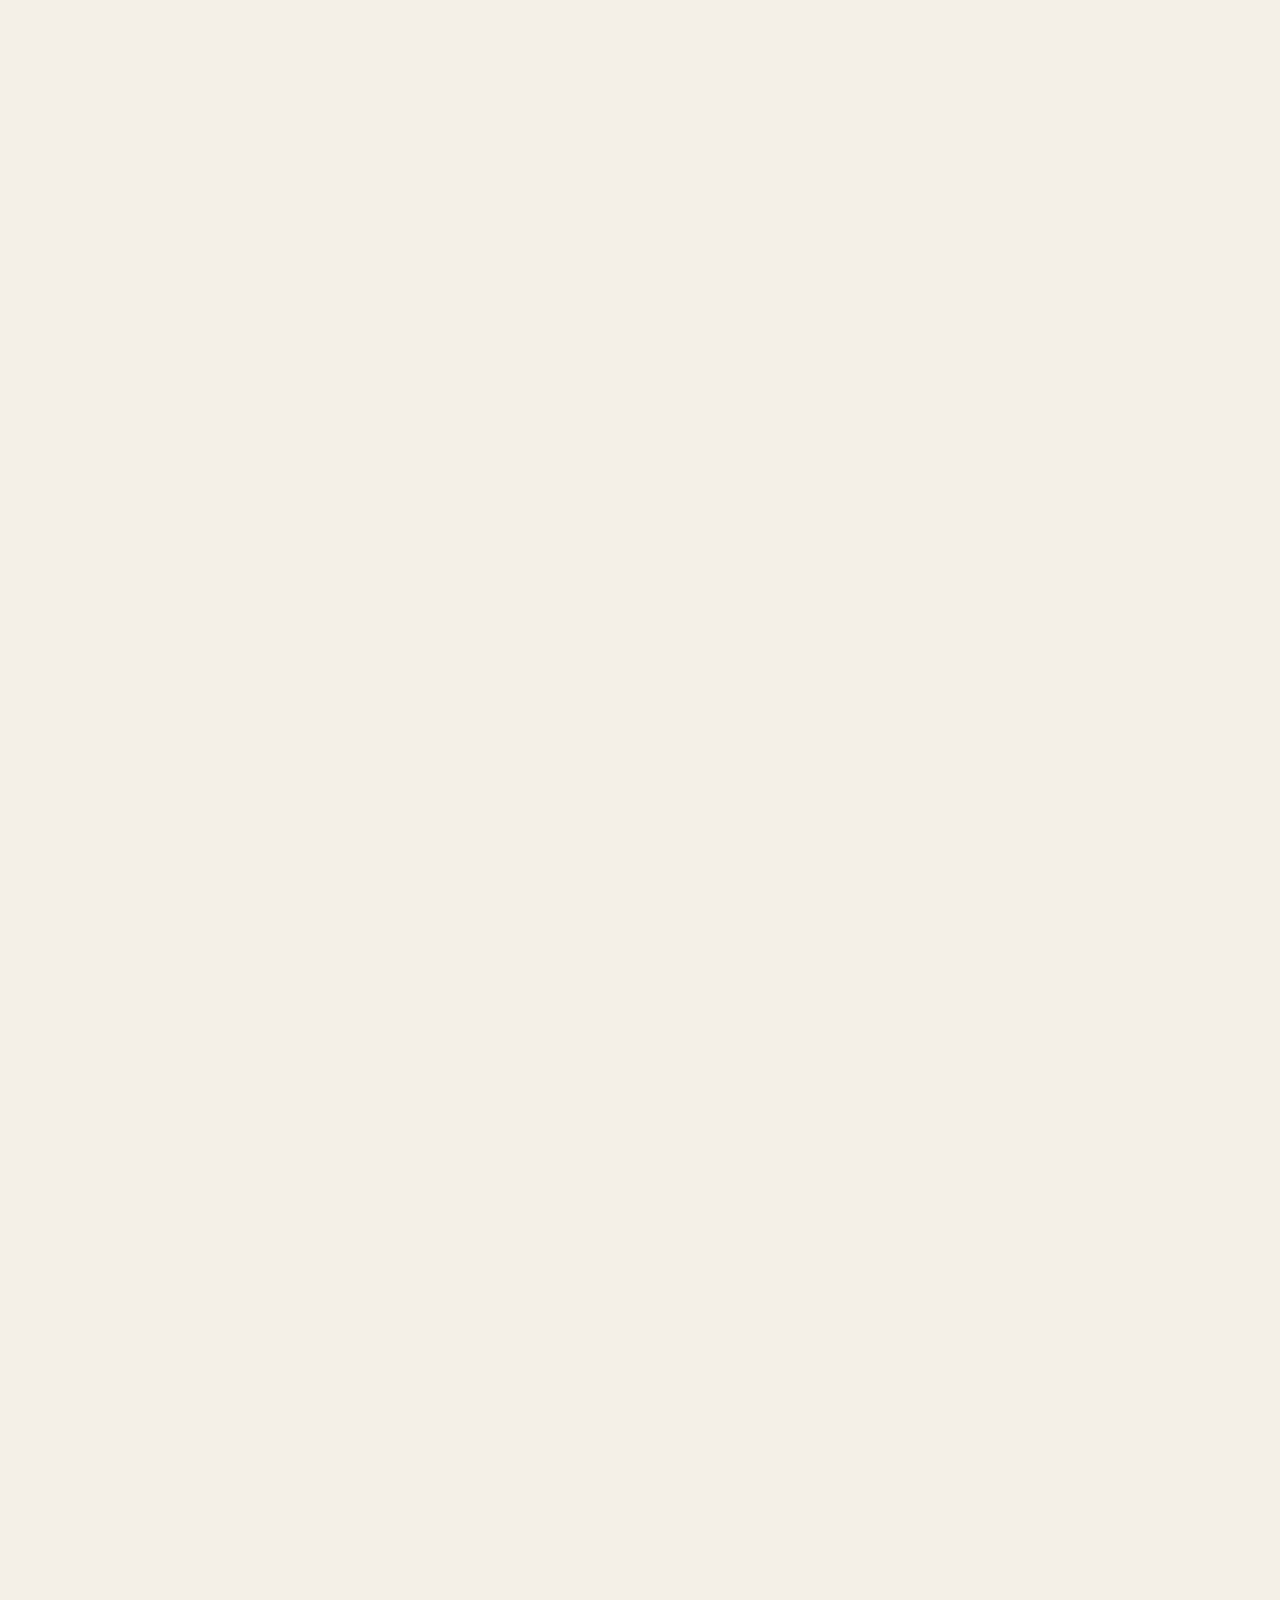
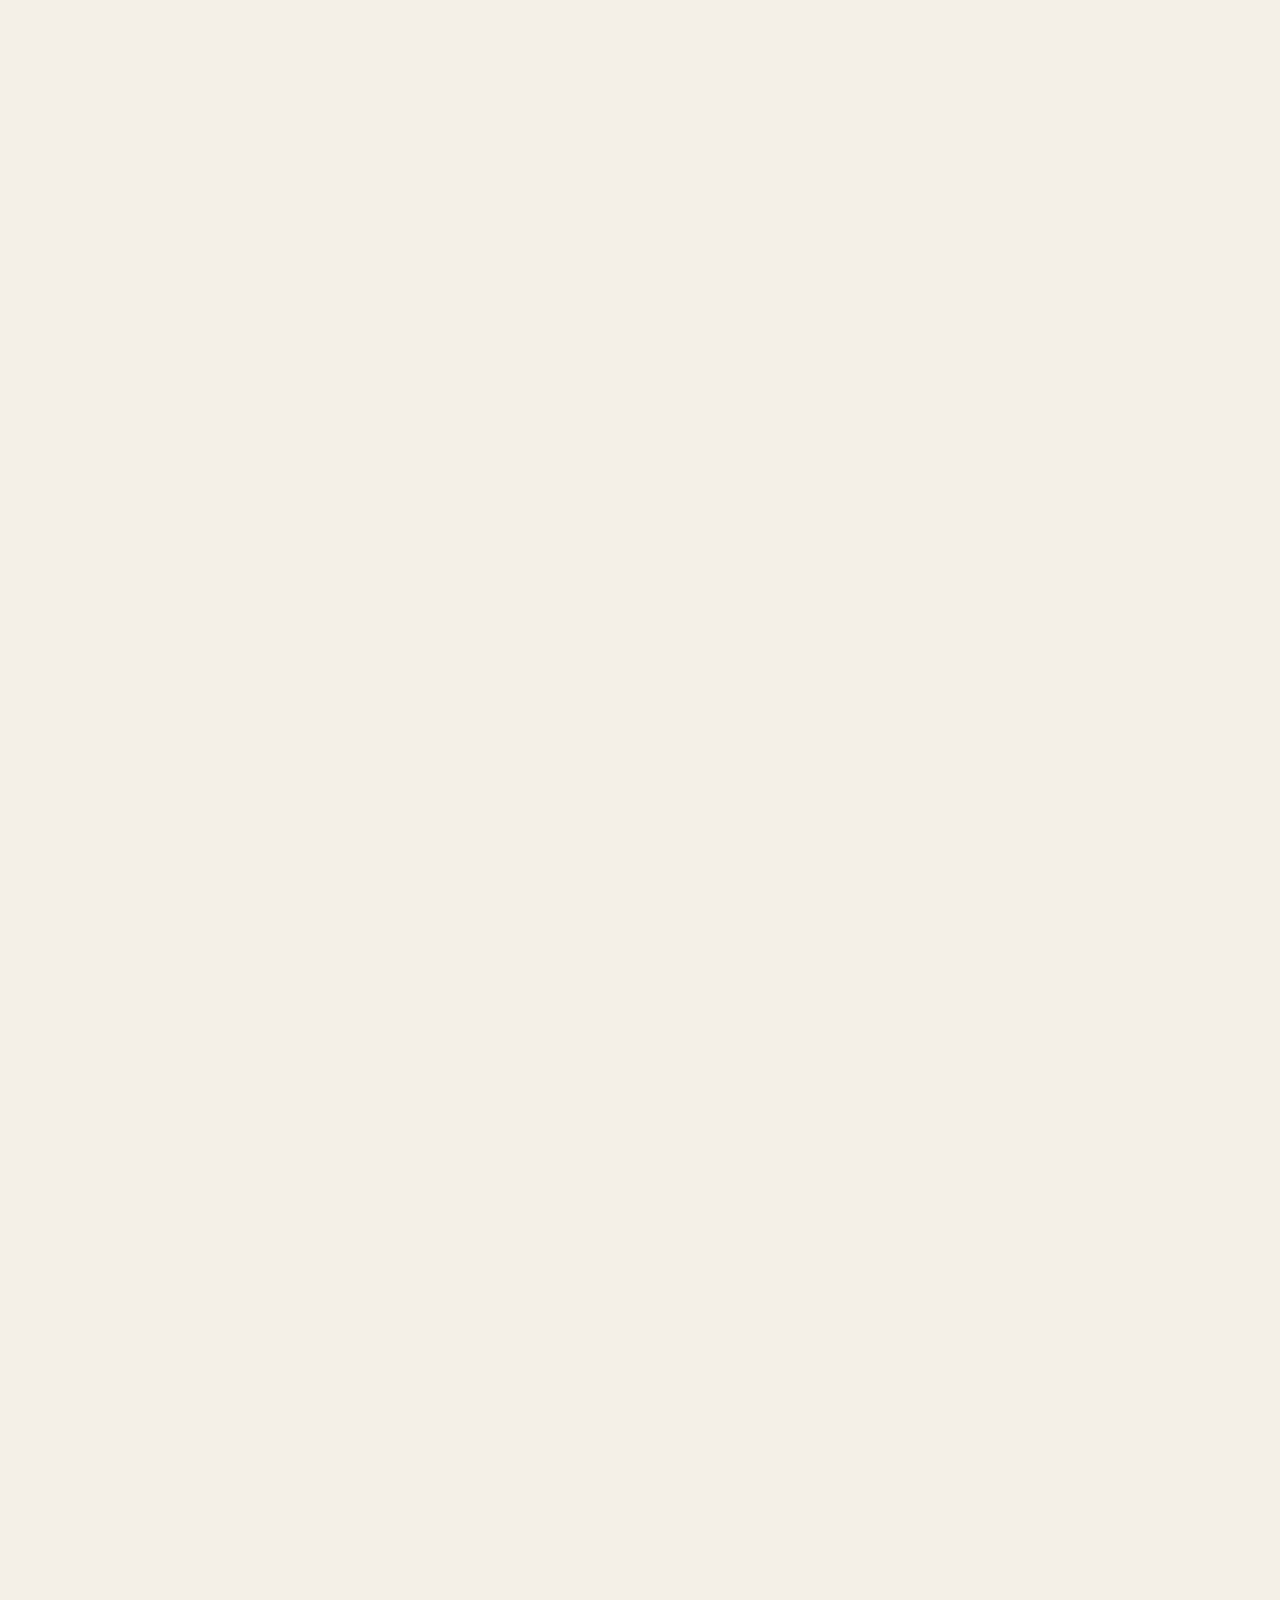
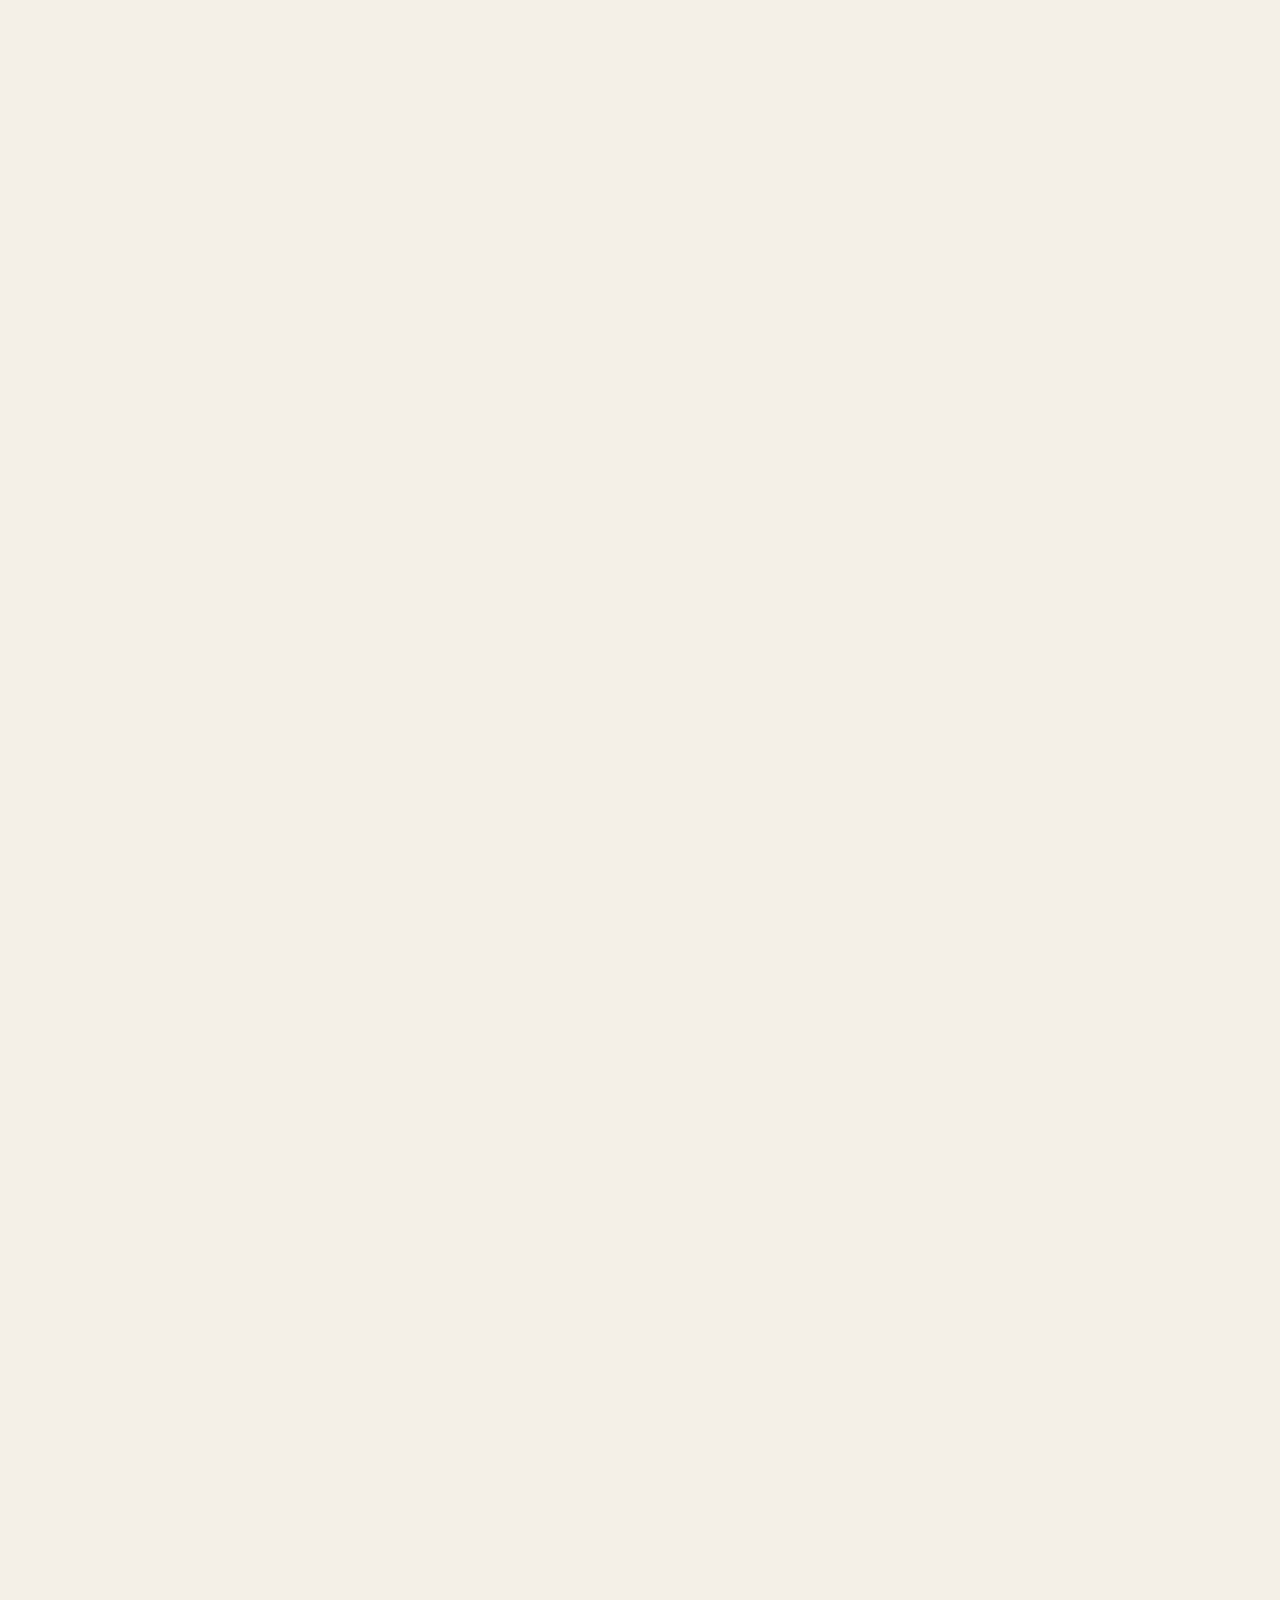
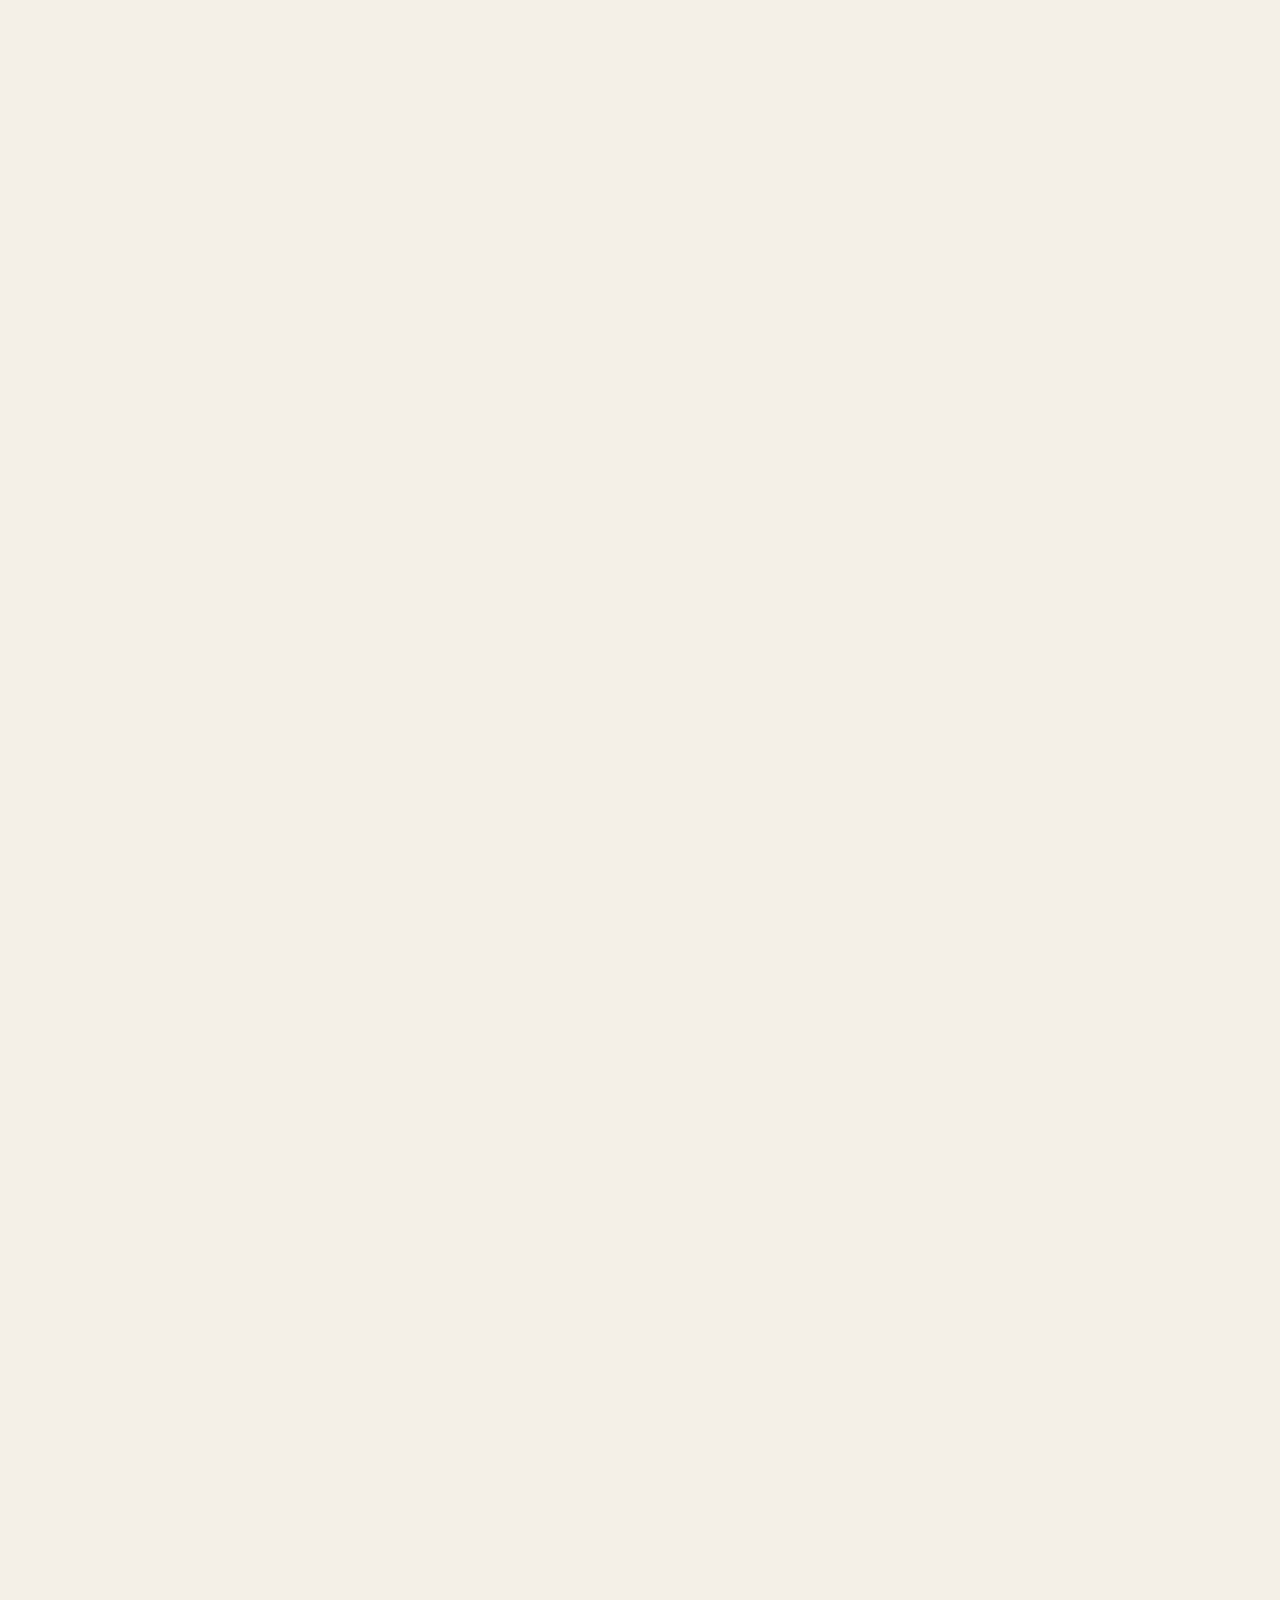
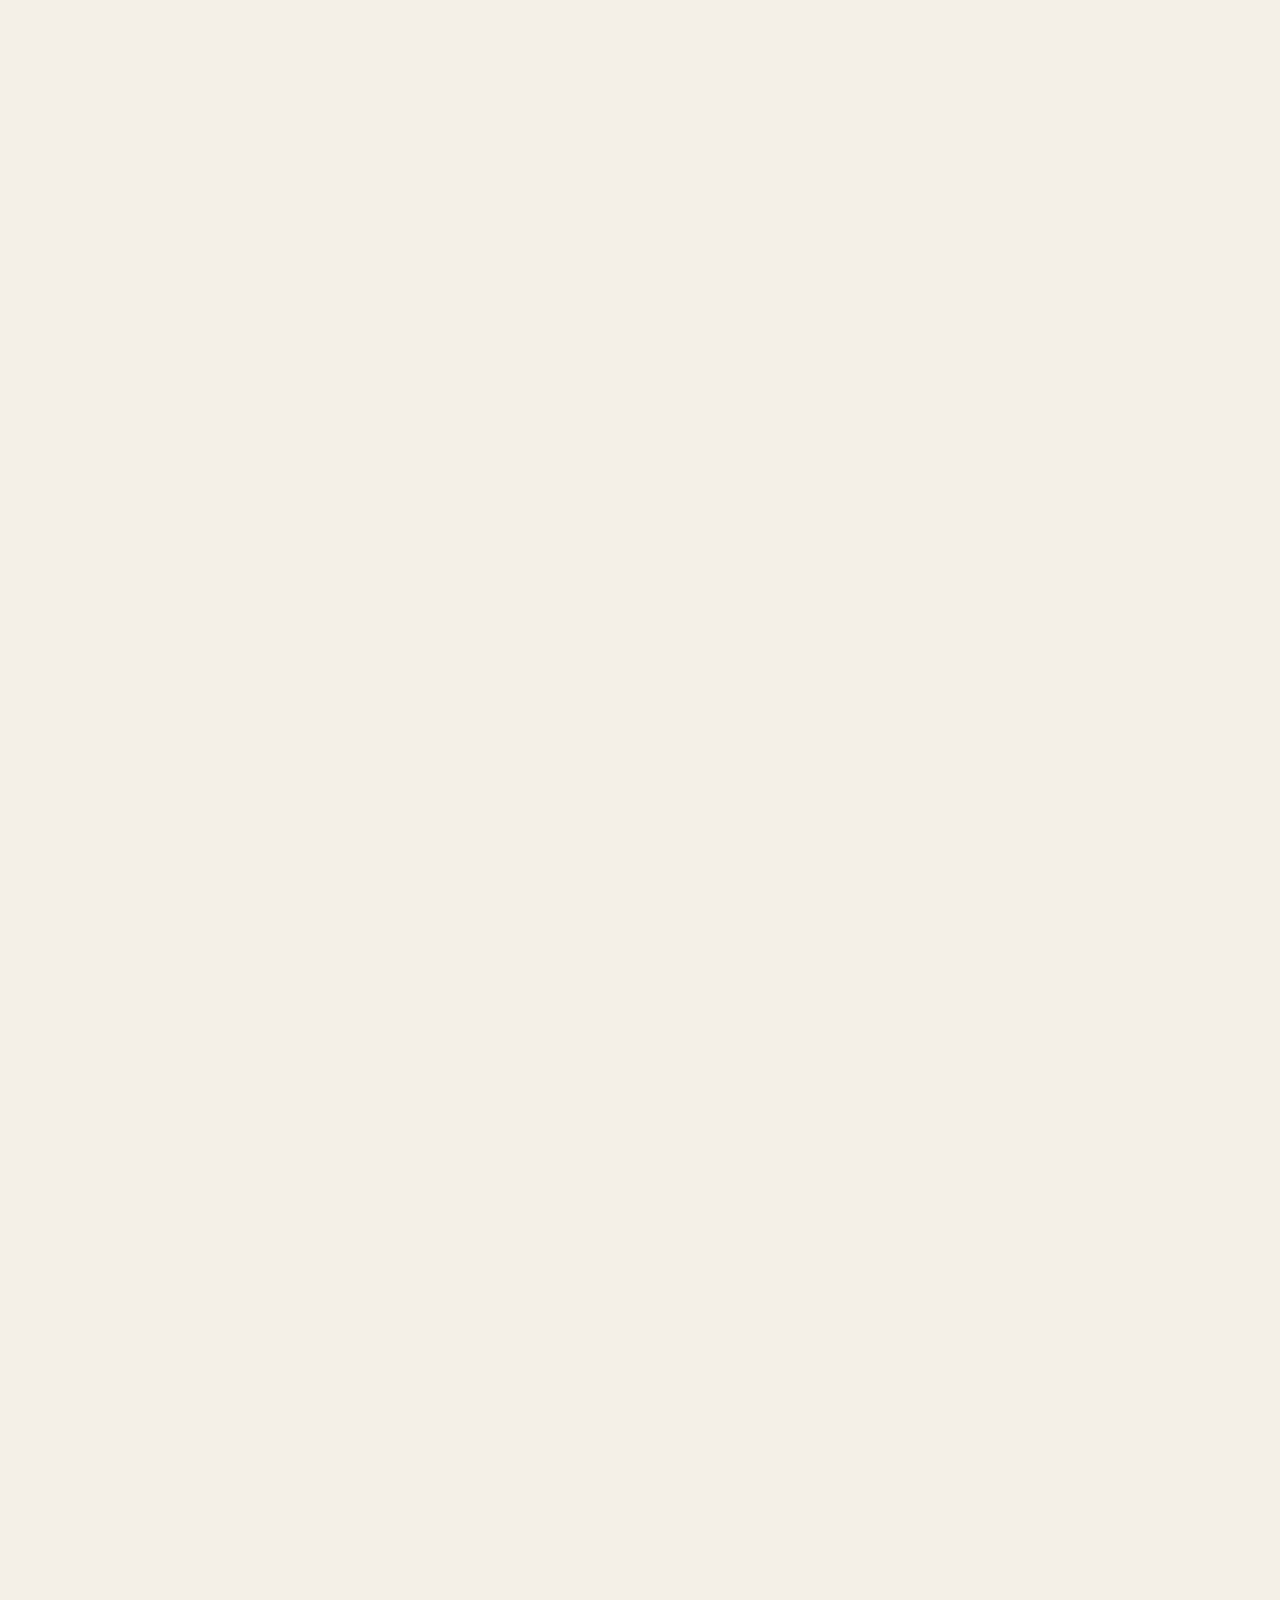
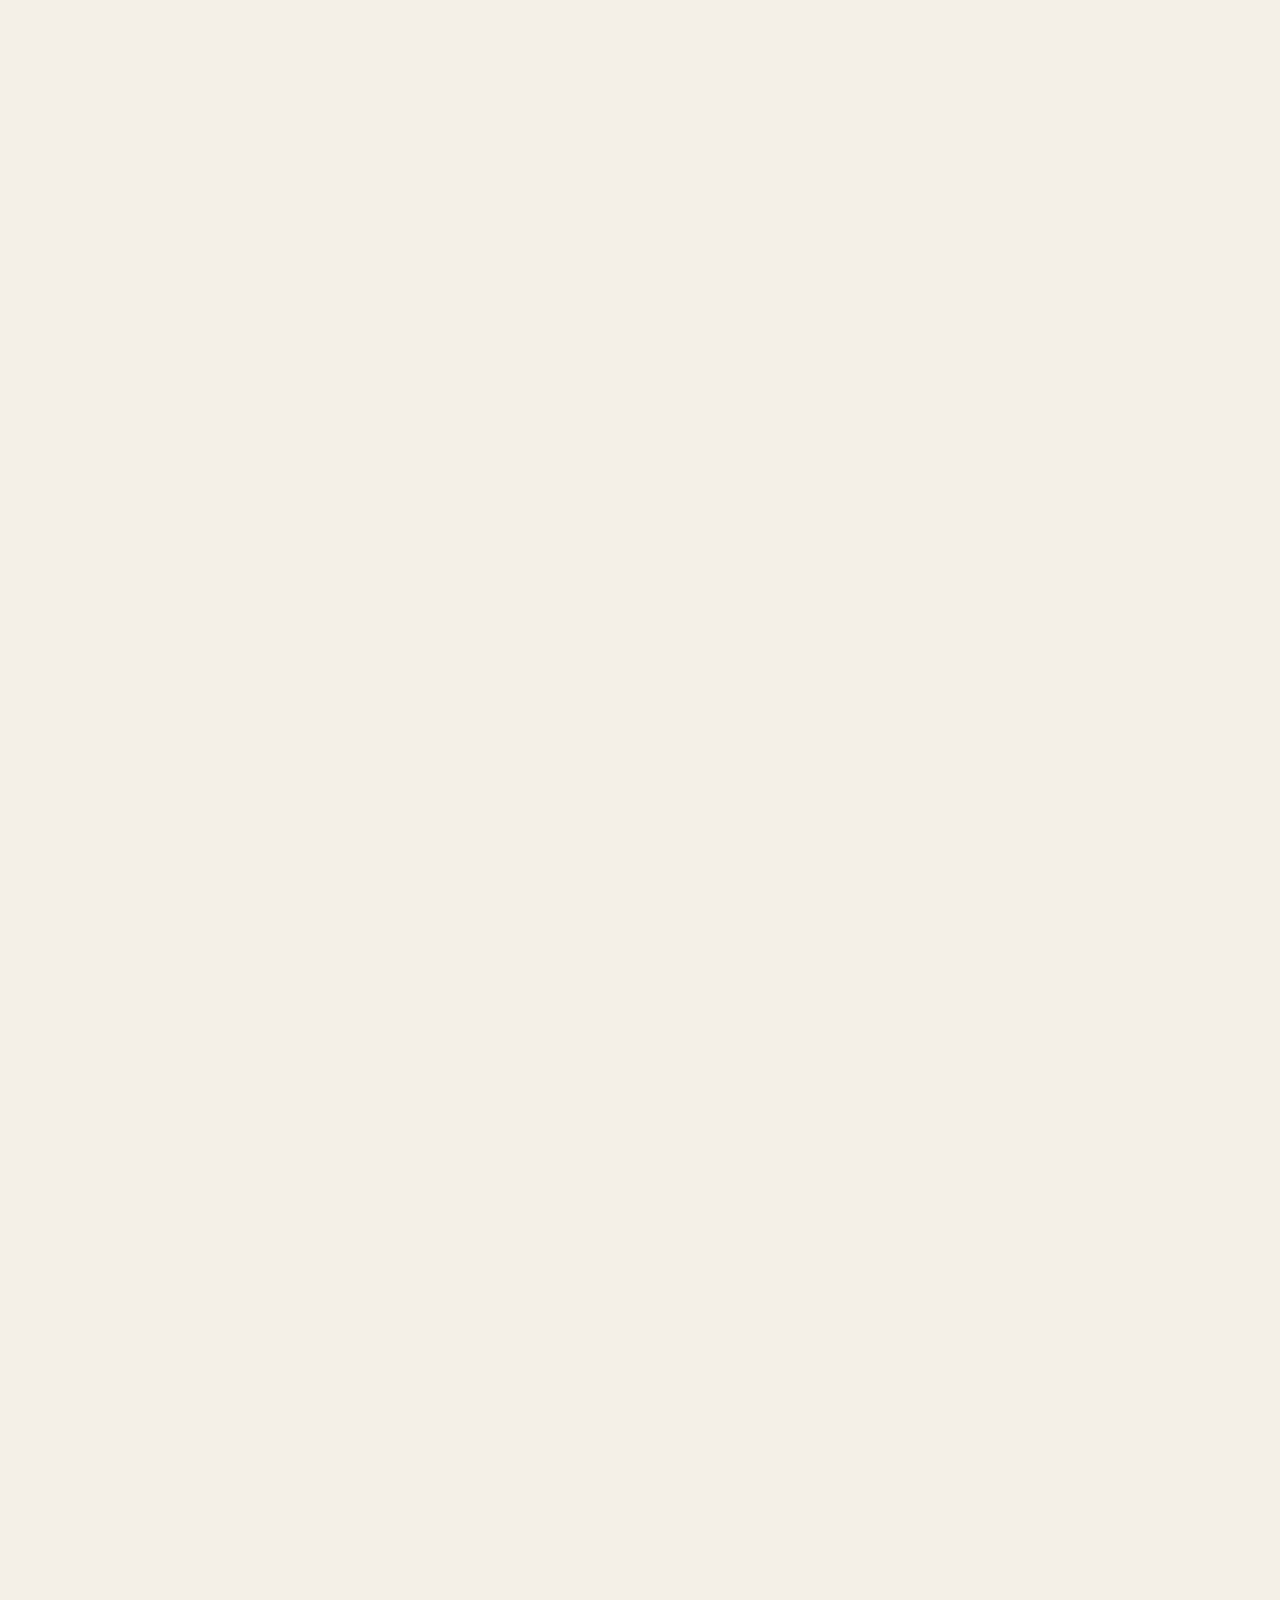
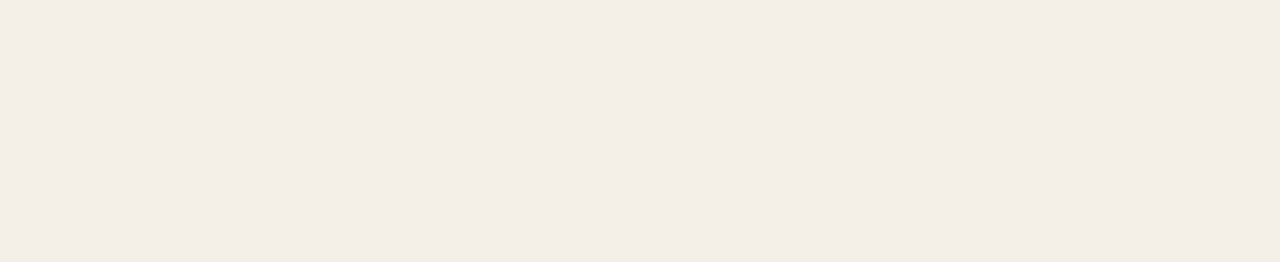
<file: web/index.html>
<!DOCTYPE html>
<html lang="en">
<head>
    <meta charset="UTF-8">
    <meta name="viewport" content="width=device-width, initial-scale=1.0">
    <meta http-equiv="X-UA-Compatible" content="ie=edge">
    <title>CEO Nguyễn Thế Tân: "Mạng xã hội Lotus là cuộc chơi tất tay của VCCorp"</title>
    <link rel="stylesheet" href="css/reset.css">
    <link rel="stylesheet" href="css/fonts.css">
    <link rel="stylesheet" href="css/animate.css">
    <link rel="stylesheet" href="css/style.css">
    <script src="js/jquery-3.3.1.min.js"></script>
    <script src="js/wow.min.js"></script>
    <script>
        $(document).ready(function() {
            new WOW().init();
        })
    </script>
</head>
<body>
    <div class="emag-wrapper">
        <div class="emag-cover">
            <img src="images/cover.jpg" alt="">
        </div>

        <div class="emag-sapo w660">
            <img src="images/sapo.png" alt="">
        </div>

        <div class="emag-main">
            <div class="emag-content">
                <div class="w660 wow fadeInUp" data-wow-duration="1s">
                    <p>Ông Nguyễn Thế Tân, Tổng giám đốc Công ty Cổ phần VCCorp (đơn vị phát triển mạng xã hội Lotus) chia sẻ với VnEconomy như vậy trong câu chuyện “Cà phê cuối tuần”, ở thời điểm ít ngày nữa VCCcorp sẽ chính thức ra mắt mạng xã hội Lotus.</p>
                </div>
            </div>

            <div class="emag-title w980 wow fadeInUp" data-wow-duration="1s" style="margin-top: 80px;">
                <img src="images/title-1.png" alt="">
            </div>

            <div class="emag-content">
                <div class="w660 wow fadeInUp" data-wow-duration="1s">
                    <p class="bold">Vì sao VCCrop (VC) lại quyết định làm mạng xã hội thời điểm này khi mà trên thị trường đang tồn tại và “chế ngự” bởi những “ông lớn” công nghệ trong nước và đặc biệt là nước ngoài?</p>

                    <p>VC có văn hóa về làm sản phẩm là thích làm những bài toán lớn và thích tạo ra những sản phẩm hay. Khi mình có bài toán lớn, có sản phẩm hay thì mình đổ sức làm, nó có thể thắng có thể thua nhưng mình thấy hay thì làm.</p>

                    <p>Thời điểm này chính là lúc có bài toán lớn và có thể tạo ra sản phẩm hay. Bài toán lớn là như thế nào? Đó là khi mình dùng cái app, một người sử dụng cái app đó, mở app, thấy hay người ta sẽ dùng đi dùng lại nhiều lần. Nếu trong một ngày người ta mở ra thấy nhiều cái hay thì sẽ mở đi mở lại nhiều lần.</p>

                    <p>Có rất nhiều kiểu app khác nhau, kiểu mở ra để mua hàng, kiểu xem phim, có kiểu mở ra để xem nhịp đập xã hội xung quanh...</p>
                </div>

                <div class="w980 wow fadeInUp" data-wow-duration="1s">
                    <img src="images/img-1.jpg" alt="">
                </div>

                <div class="w660 wow fadeInUp" data-wow-duration="1s">
                    <p>Nội dung trên mạng hiện nay đã hay chưa, tôi thấy chưa hay lắm, vẫn có thể làm cho nó hay hơn. Đặc trưng quan trọng nhất, một nội dung hay phải được làm ra một cách chuyên nghiệp, phải bỏ công, bỏ sức, cầu kỳ. Cho nên cần tạo ra đầu ra cho nội dung chuyên nghiệp nhưng lại ít mất công sức nhất.</p>

                    <p>Khi có nội dung chuyên nghiệp hơn ở các chỗ khác thì người ta cứ mở ra thấy cái hay sẽ vào lại. Vì thế VC mới xác định hướng tạo ra nguyên lý của sản phẩm là sản phẩm phải có nội dung hay và xác định nội dung là “vua”, và hay bằng cách có nội dung chuyên nghiệp, nội dung chất lượng cao. Có nội dung chuyên nghiệp bằng cách mình hỗ trợ và tạo điều kiện cho những người sản xuất nội dung chuyên nghiệp tạo ra nó.</p>

                    <p>Để tạo ra nội dung chuyên nghiệp này có nhiều hướng, ví dụ như mua bản quyền bóng đá Anh mình phát…, nhưng có hướng rất hay là mình tạo điều kiện cho toàn xã hội đóng góp nội dung chuyên nghiệp lên nền tảng, lên app này, sau đó mình tìm cách phân phối các nội dung hay đó đến với những người yêu thích nội dung đấy. Vì vậy, cơ sở Lotus là mạng xã hội bởi vì người dùng đóng góp lên chứ không phải Lotus đứng ra làm.</p>
                </div>

                <div class="w660 wow fadeInUp" data-wow-duration="1s">
                    <img src="images/img-2.jpg" alt="">
                </div>

                <div class="w660 wow fadeInUp" data-wow-duration="1s">
                    <p class="bold">Nhưng đã có thông tin VC làm mạng xã hội này là theo đơn đặt hàng?</p>

                    <p>Không. Cái này thuần túy xuất phát từ việc VC thấy rằng có một vấn đề trên môi trường hiện nay là thiếu nội dung hay và thiếu nội dung hay thì mình tạo ra một cái app</p>

                    <p class="bold">Nhưng đầu tư hàng trăm tỷ đồng và sự góp vốn, tài trợ hàng trăm tỷ đồng của các nhà đầu tư trong nước, hẳn VC phải nhìn thấy cơ hội lớn lắm cho mạng xã hội Lotus?</p>

                    <p>Thì mình thấy thiếu nội dung hay cho nên nếu mạng xã hội của mình làm được nguyên tắc là có rất nhiều nội dung hay thì hầu như tất cả người dùng sử dụng điện thoại, máy tính ở Việt Nam đều trở thành người sử dụng của Lotus. Khi nội dung hay, một ngày người ta có thể mở đi mở lại nhiều lần, khi đó mình sẽ có một app có lượng sử dụng rất lớn. Tôi cho rằng nếu đạt được điều đó thì sẽ không thua kém các app (mạng xã hội) khác.</p>
                </div>

                <div class="emag-content-left w660 wow fadeInUp" data-wow-duration="1s">
                    <img src="images/img-3.jpg" alt="" class="w450">

                    <p class="bold">Nhưng nếu thử so sánh những tính năng khác biệt, hơn hẳn so với các mạng xã hội nổi tiếng khác hiện nay như Facebook, Youtube, chủ quan của ông là những điểm gì?</p>

                    <p>Có hai yếu tố quan trọng nhất. Thứ nhất là tính năng để có được nội dung hay vì mình tạo điều kiện cho nhà sản xuất nội dung tạo ra nội dung hay thì nội dung của mình hay hơn người ta.</p>

                    <p>Tính năng quan trọng thứ hai là nguyên tắc kết nối xoay quanh nội dung. Như tôi quan tâm đến điện năng lượng mặt trời thì tôi sẽ kết nối, theo đuổi đến nguồn thông tin nói nhiều về năng lượng mặt trời. Và máy chọn tin của Lotus sẽ biết là anh quan tâm thông tin đó sẽ đưa thông tin đó cho anh nhiều hơn.</p>

                    <p>Ngoài ra, ngoài news feed, nó còn có kết cấu khác như bản tin kết cấu thư mục cho phép gom những nguồn tin rất chuyên sâu mà mình quan tâm. Bình thường các nguồn tin chuyên sâu rất ít, rải rác rất khó tiếp cận với mình, nên mình có thể gom nguồn tin chuyên sâu về với mình, lúc cần thì lại mở ra để kiểm tra.</p>
                </div>

                <div class="emag-title w980 wow fadeInUp" data-wow-duration="1s" style="margin-top: 60px;">
                    <img src="images/title-2.png" alt="">
                </div>

                <div class="w660 wow fadeInUp" data-wow-duration="1s">
                    <p class="bold">Xác định nội dung là “vua”, trong đó có hợp tác với rất nhiều cơ quan báo chí để đăng tải nội dung, hay nội dung chính thống và chuyên nghiệp đến từ nhiều đối tượng khác như các KOL, Blogger, giới nghệ sĩ… Nhiều quan điểm cho rằng, Lotus đâu đó đang định hướng thành một “siêu tờ báo”?</p>

                    <p>Không. Nó là “siêu nội dung”, trong đó có rất nhiều nguồn.</p>

                    <p>Khi Lotus mới ra, người dùng mở app ra thấy trắng trơn thì sẽ bỏ đi ngay. Do vậy, giai đoạn đầu mình kết nối với nguồn nội dung hay, phổ biến đã. Còn về lâu dài mình xác định người tạo nội dung trên Lotus gồm rất nhiều đối tượng khác nhau, đó là các nguồn tin chính thống, đơn vị giải trí, là sao, KOL…, đồng thời cũng chính là các Blogger, người có chuyên môn.</p>

                    <p>Chúng tôi xác định mỗi người là một “nghệ nhân”. Một số chuyên gia trong lĩnh vực hình ảnh chẳng hạn, hầu như họ không thể đưa thông tin của họ lên mạng xã hội được, vì khi đưa lên thì người quan tâm là bạn bè, không phải cùng chuyên ngành, cho nên thông tin của họ rất ít like, share, tương tác các luồng thông tin của người khác. Nhưng trên Lotus thì họ sẽ dễ dàng truyền tải thông tin một cách đa dạng tới người đọc.</p>

                    <p>Thế nên thông tin ở đây vẫn mang tính chất là toàn xã hội, như các mạng xã hội khác. Chỉ có giai đoạn ra mắt thì sẽ thấy trên Lotus những cái tên nổi tiếng.</p>

                    <p>Nói chung về lâu dài, đã là mạng xã hội thì phần lớn nội dung phải do người dùng bình thường tạo ra. Có lẽ phải trên 95% về mặt số lượng, nhưng về mặt "được xem" thì các nguồn chính thống, chuyên nghiệp sẽ chiếm ít nhất 40%.</p>
                </div>

                <div class="w980 wow fadeInUp" data-wow-duration="1s">
                    <video src="https://dlthanh.github.io/Lotus/video.mp4" controls></video>
                </div>

                <div class="w660 wow fadeInUp" data-wow-duration="1s">
                    <p class="bold">Nhưng những nội dung có tính chính thống như vậy, cảm giác nội dung trên mạng xã hội Lotus là có định hướng?</p>
                    
                    <p>Định hướng hay không là do người dùng. Mình có thông tin từ người ở trong xã hội, chuyên gia trong xã hội, nguồn chính thống, tất cả các nguồn đấy họ đều đưa thông tin lên mạng xã hội, còn người dùng họ quan tâm tới mảng nào, quan tâm tới nguồn nào thì thông tin sẽ đến với họ nhiều.</p>

                    <p>Chứ mình không thể nói một mạng xã hội không tồn tại các cơ quan chính thống, thế thì không gọi là mạng xã hội nữa. Mạng xã hội trừ những cơ quan chính thống à?</p>

                    <p class="bold">Hiện nay, mạng xã hội của Việt Nam vẫn đang chịu những quy định quản lý chặt chẽ, trái ngược hẳn với các mạng xã hội nước ngoài tại đây, ông có nghĩ điều này là bất lợi cho Lotus?</p>
                </div>

                <div class="emag-content-right w660 wow fadeInUp" data-wow-duration="1s">
                    <img src="images/img-4.jpg" alt="" class="w450">

                    <p>Tôi có nghe đài, đọc báo, tham gia các hội thảo gần đây thì không thấy có chủ trương quản lý chặt các mạng xã hội trong nước hay mọi người vẫn nói là bảo hộ ngược, thậm chí chủ trương cần phải tháo gỡ bảo hộ ngược rất rõ từ rất nhiều cấp qua các bài phát biểu, hay các bài báo mà tôi đọc được.</p>

                    <p>Còn khi tiếp xúc với lãnh đạo ở mức tầm trung tôi không thấy tinh thần bảo hộ ngược mà là tinh thần tìm cách hỗ trợ mạng của Việt Nam. Tuy nhiên, người ta làm thì vẫn phải theo pháp lý, vẫn phải có những quy định, chỉ có điều những quy định này được ban hành cách đây hàng chục năm rồi. Nếu theo quy định đấy, theo cách hiểu cũ thì rất khó làm.</p>

                    <p>Nhưng bây giờ bản thân những quy định đấy đã có cách hiểu mới là cởi mở hơn, dễ đi rất nhiều. Đồng thời gần đây tôi còn thấy rằng các cơ quan nhà nước lấy góp ý và sửa đổi quy định đấy, thậm chí bắt đầu mở ra những cái mới sandbox, đặc khu ảo thì nó tạo điều kiện cho mình tham ra làm những cái mới mà không lo ngại bị vướng. Còn mình phải thuyết phục dần thôi. Thấy mình làm tốt, hữu ích thì người ta sẽ tin tưởng.</p>
                </div>

                <div class="emag-title w980 wow fadeInUp" data-wow-duration="1s" style="margin-top: 80px;">
                    <img src="images/title-3.png" alt="">
                </div>

                <div class="w660 wow fadeInUp" data-wow-duration="1s">
                    <p class="bold">Định hướng của Lotus là thu hút từ các đối tượng khác nhau, trong đó có báo chí và phóng viên. Giả dụ một phóng viên nào đó, bằng quan hệ riêng có mình, có được thông tin hay văn bản nhạy cảm, sau đó đưa thông tin này lên Lotus, vậy ở đây về mặt pháp lý, Lotus có chịu trách nhiệm cho nội dung mà phóng viên đó đưa?</p>
                    
                    <p>Các pháp lý như thế nào thì do cơ quan nhà nước quyết định. Lotus chỉ là mạng xã hội thôi, nó không làm thay việc bảo là cái gì sai, cái gì đúng cả, hay là văn bản có xác thực hay không. Nếu cơ quan quản lý, tòa án bảo cái này là vi phạm pháp luật, anh phải gỡ đi, thì tất nhiên theo lệnh thì mình phải thực hiện. Còn nếu cơ quan nhà nước khẳng định cái này là sai, bị phạt thì họ làm việc với cá nhân đấy để xử lý.</p>

                    <p>Tóm lại Lotus không phải là quan tòa, không có quyền gì để can thiệp, đó là giữa cơ quan nhà nước và người dân. Còn mình làm thì sẽ theo pháp lý và tuân thủ theo luật của Việt Nam.</p>

                    <p class="bold">Nghĩa là các cá nhân đưa thông tin lên phải tự chịu trách nhiệm pháp lý với thông tin đó?</p>

                    <p>Lotus không thể bảo vệ pháp lý thông tin của người khác được, họ phải tự chịu trách nhiệm. Nhưng có những thông tin vi phạm pháp luật một cách rõ ràng thì mình phải có hệ thống để ngăn chặn, như bán súng chẳng hạn… Chúng tôi có hệ thống tìm cách để ngăn chặn chứ không thể nói không chịu trách nhiệm cứ để nó lan tràn được, trừ phi nó bất khả kháng không thể nào tìm ra được là chuyện khác.</p>

                    <p>Còn về mặt nguyên tắc, những cái rõ ràng 100% ai nhìn cũng biết là vi phạm pháp luật thì mình phải thực hiện.</p>
                </div>

                <div class="w980 wow fadeInUp" data-wow-duration="1s">
                    <img src="images/img-5.jpg" alt="">
                </div>

                <div class="emag-title w980 wow fadeInUp" data-wow-duration="1s" style="margin-top: 80px;">
                    <img src="images/title-4.png" alt="">
                </div>

                <div class="w660 wow fadeInUp" data-wow-duration="1s">
                    <p class="bold">VC đã có 700 tỷ đồng và đang có kế hoạch huy động thêm 500 tỷ đồng nữa. Vậy tổng số tiền này sẽ giúp công ty duy trì hoạt động cho Lotus trong bao nhiều năm?</p>

                    <p>Số đấy được khoảng 2-3 năm nếu không có doanh thu. Nhưng thực tế, nếu mình có 3-4 triệu user sử dụng thường xuyên thì một năm cũng có doanh thu được một vài trăm tỷ, nó là trong tầm tay.</p>

                    <p>Khi đạt 3-4 triệu user sử dụng thường xuyên thì chắc chắn đạt được hòa vốn. Vượt qua số đấy thì mình sẽ có nguồn lực để đầu tư tiếp.</p>

                    <p class="bold">Với nguồn vốn đầu tư rất lớn như trên, cảm giác như VC đang “dùng tiền” để “thúc” Lotus phát triển?</p>

                    <p>Nó là vốn dự phòng thôi. Hiện tại là có 700 tỷ đồng và chúng tôi đang huy động thêm 500 tỷ đồng nữa.</p>

                    <p>Vốn to dùng cho mấy việc. Một là để mình duy trì kéo dài, hai là khi làm thì thấy tốt mình đầu tư mở rộng, làm thêm app thứ hai, thứ ba. Lúc mở rộng, nguồn vốn phải sẵn sàng chứ cơ hội đến mới chạy đi gọi tiền thì… xong. Tốt nhất là cầm sẵn nguồn tiền thật to ở trong tay, tiêu phải thật tiết kiệm, thật cẩn thận, không đốt phá, không một lúc là hết ngay.</p>
                </div>

                <div class="w980 wow fadeInUp" data-wow-duration="1s">
                    <img src="images/img-6.jpg" alt="">
                </div>

                <div class="w660 wow fadeInUp" data-wow-duration="1s">
                    <p>Mình cầm một nguồn tiền to trong tay thì rất chủ động, tiến cũng được, lùi, rẽ cũng được. Hay đột nhiên bên cạnh Lotus mình làm thêm hai ba app nữa cũng được, thì dùng cho việc đấy.</p>

                    <p>Rồi “đánh nhau” nữa. Mình phải hình dung là phải cạnh tranh với những bên mà họ có hàng nghìn tỷ đang hiện hữu, họ cũng sẵn sàng bỏ cả nghìn tỷ xuống để cạnh tranh với mình. Lúc đấy mình không có vốn là gặp khó ngay.</p>

                    <p>Nên nguồn tiền đấy không có nghĩa là mang ra “đốt” mà là tôi có kho dự phòng cực kỳ lớn để lúc cần có thể xông pha và chiến đấu.</p>

                    <p>Còn số 500 tỷ đồng gọi thêm thì cũng có một số nhà đầu tư đặt vấn đề góp vốn nhưng chúng tôi đang đàm phán.</p>

                    <p class="bold">Có những mạng xã hội trong nước đã từng đạt tới cả chục triệu thuê bao nhưng chưa có lãi, trong khi VC tính toán đã bắt đầu có lãi, như thế có quá tự tin không, thưa ông?</p>

                    <p>Không có gì là tự tin cả. Đây là bài toán kinh doanh quảng cáo ở trên nội dung. Với một app khoảng 3-4 triệu người dùng thường xuyên thì dăm vài trăm tỷ một năm là chuyện rất đơn giản với chúng tôi. Tôi chỉ cần có lượng user trên là chắc chắn có lượng doanh thu như vậy, vì hiện tại chúng tôi đang kinh doanh mạng quảng cáo rồi. Có đội ngũ 800 người liên quan đến kinh doanh quảng cáo, giờ chỉ thiếu hàng để bán chứ không thiếu khách để mua (cười).</p>

                    <p>Còn nếu đạt 20 triệu user thì nguồn thu có được sẽ rất khủng khiếp.</p>
                </div>

                <div class="w660 wow fadeInUp" data-wow-duration="1s">
                    <img src="images/img-7.jpg" alt="">
                </div>

                <div class="w660 wow fadeInUp" data-wow-duration="1s">
                    <p class="bold">Ông có nói đây là “cuộc chơi tất tay” nhưng chắc là không đến mức ảnh hưởng suy tồn của công ty?</p>

                    <p>Tất nhiên là sẽ không ảnh hưởng tới sự suy tồn, bởi vậy mình mới phải cân đối, phải gọi vốn để đủ sức làm. Còn mình làm có thể thành công rất lớn, có thể thất bại.</p>

                    <p class="bold">Tại sao VC chưa định ngày công bố nhà đầu tư trong nước rót vốn vào dự án này trong khi dư luận đã đồn đoán về tên tuổi của những nhà đầu tư này rồi?</p>

                    <p>Vì bây giờ vẫn tiếp tục gọi vốn, và mình có rất nhiều bên góp vốn. Mỗi bên góp một lượng bao nhiều thì rất khác nhau, mình không thể nào đi công bố anh này bao nhiêu tiền, anh kia bao nhiều tiền… nó làm cho câu chuyện lệch hướng khỏi sản phẩm. Cái trọng tâm nhất bây giờ là phải tạo ra sản phẩm hay chứ không phải “ông” góp vốn của mình là ai, tất nhiên, mọi người tò mò muốn biết cái nọ cái kia.</p>

                    <p>Nhưng mình có thể khẳng định vốn là của người Việt Nam đến thời điểm này. Sau đấy thì có thể gọi thêm từ nhà đầu tư khác, và cũng có thể từ nhà đầu tư nước ngoài nhưng theo tỷ lệ nhất định. Dù gì người làm chủ cuộc chơi vẫn là mình.</p>
                </div>

                <div class="emag-credit w660 wow fadeInUp" data-wow-duration="1s">
                    <img src="images/credit.png" alt="">
                </div>
            </div>
        </div>
    </div>
</body>
</html>
</file>
<file: mobile/css/fonts.css>
@font-face {
    font-family: 'NotoSerif';
    src: url('../fonts/NotoSerif-Regular.ttf') format('truetype');
    font-weight: 400;
}
@font-face {
    font-family: 'NotoSerif';
    src: url('../fonts/NotoSerif-Italic.ttf') format('truetype');
    font-weight: 400;
    font-style: italic;
}
@font-face {
    font-family: 'NotoSerif';
    src: url('../fonts/NotoSerif-Bold.ttf') format('truetype');
    font-weight: 700;
}
@font-face {
    font-family: 'NotoSerif';
    src: url('../fonts/NotoSerif-BoldItalic.ttf') format('truetype');
    font-weight: 700;
    font-style: italic
}
@font-face {
    font-family: 'Gotham';
    src: url('../fonts/Gotham.ttf') format('truetype');
    font-weight: 400;
}
</file>
<file: mobile/css/style.css>
*, *::before, *::after {
    margin: 0;
    padding: 0;
    box-sizing: border-box;
    -webkit-box-sizing: border-box;
    -moz-box-sizing: border-box;
}
img {
    vertical-align: middle;
}
.emag-wrapper {
    background-color: #f4efe7;
}
/* .emag-cover {
    padding-top: 46px;
    background-color: #000;
} */
.emag-cover img {
    width: 100%;
}
.emag-sapo {
    margin: 30px auto 60px;
}
.emag-sapo img {
    width: 100%;
}
.emag-quote {
    background-color: #ffe2d9;
    padding: 40px 15px 1px;
}
.emag-quote-head {
    font-family: 'Gotham', sans-serif;
    font-size: 30px;
    color: #343434;
    text-transform: uppercase;
    margin-bottom: 30px
}
.emag-quote-head span {
    display: inline-block;
}
.emag-quote-head span::after {
    content: '';
    display: block;
    width: 100%;
    height: 2px;
    background-color: #665f5d;
}
.emag-quote-text {
    font-family: 'NotoSerif', serif;
    font-style: italic;
    font-size: 17px;
    line-height: 26px;
    margin-bottom: 30px
}
.emag-title {
    margin: 30px auto 0;
}
.emag-title img {
    width: 100%;
}
.emag-content {
    padding: 0 15px;
}
.emag-content p {
    font-family: 'NotoSerif', serif;
    font-size: 17px;
    line-height: 26px;
    margin-bottom: 30px;
}
.emag-content p.bold {
    font-weight: 700;
}
.emag-main img {
    width: 100%;
    margin-bottom: 30px;
}
.emag-main video {
    width: 100%;
    margin-bottom: 30px;
}
.emag-fullwidth {
    background-color: #99d5d0;
    margin-top: 60px;
    padding-top: 30px;
    padding-bottom: 55px;
}
.emag-fullwidth p {
    /* color: #cccccc; */
}
.emag-credit {
    margin-top: 50px;
    padding-bottom: 50px;
    padding-left: 15px;
}
.emag-credit p {
    font-size: 16px;
    line-height: 25px;
    margin-bottom: 0;
    font-family: 'NotoSerif', serif;
    font-weight: 700;
}
.emag-credit img {
    width: 100%;
    display: block;
    margin: 0 auto;
}
</file>
<file: web/css/fonts.css>
@font-face {
    font-family: 'NotoSerif';
    src: url('../fonts/NotoSerif-Regular.ttf') format('truetype');
    font-weight: 400;
}
@font-face {
    font-family: 'NotoSerif';
    src: url('../fonts/NotoSerif-Italic.ttf') format('truetype');
    font-weight: 400;
    font-style: italic;
}
@font-face {
    font-family: 'NotoSerif';
    src: url('../fonts/NotoSerif-Bold.ttf') format('truetype');
    font-weight: 700;
}
@font-face {
    font-family: 'NotoSerif';
    src: url('../fonts/NotoSerif-BoldItalic.ttf') format('truetype');
    font-weight: 700;
    font-style: italic
}
@font-face {
    font-family: 'Gotham';
    src: url('../fonts/Gotham.ttf') format('truetype');
    font-weight: 400;
}
</file>
<file: web/css/style.css>
*, *::before, *::after {
    margin: 0;
    padding: 0;
    box-sizing: border-box;
    -webkit-box-sizing: border-box;
    -moz-box-sizing: border-box;
}
img {
    vertical-align: middle;
}
.w980 {
    width: 980px;
    margin: 0 auto;
}
.w660 {
    width: 660px;
    margin: 0 auto;
}
.w450 {
    width: 450px!important;
    margin: 0 auto;
}
.emag-wrapper {
    background-color: #f4efe7;
}
/* .emag-cover {
    padding-top: 44px;
    background-color: #000;
} */
.emag-cover img {
    width: 100%;
}
.emag-sapo {
    margin: 60px auto;
}
.emag-sapo img {
    width: 100%;
}
.emag-quote {
    margin-top: -150px;
}
.emag-quote-head {
    font-family: 'Gotham', sans-serif;
    font-size: 30px;
    color: #343434;
    text-transform: uppercase;
    margin-bottom: 30px
}
.emag-quote-head span {
    display: inline-block;
}
.emag-quote-head span::after {
    content: '';
    display: block;
    width: 100%;
    height: 2px;
    background-color: #665f5d;
}
.emag-quote-text {
    font-family: 'NotoSerif', serif;
    font-style: italic;
    font-size: 17px;
    line-height: 26px;
    margin-bottom: 30px
}
.emag-title {
    margin-bottom: 60px;
}
.emag-content p {
    font-family: 'NotoSerif', serif;
    font-size: 17px;
    line-height: 26px;
    margin-bottom: 30px;
}
.emag-content p.bold {
    font-weight: 700;
    font-style: italic;
}
.emag-content img {
    width: 100%;
    margin-top: 15px;
    margin-bottom: 60px;
}
.emag-content video {
    width: 100%;
    margin-top: 15px;
    margin-bottom: 60px;
}
.emag-content-left::after,
.emag-content-right::after {
    content: '';
    display: block;
    clear: both;
}
.emag-content-left img {
    float: right;
    margin-left: 20px;
    margin-right: -160px;
    margin-top: 6px;
}
.emag-content-right img {
    float: left;
    margin-right: 20px;
    margin-left: -160px;
    margin-top: 6px;
}
.emag-fullwidth {
    background: url('../images/bg-fullwidth.png') no-repeat center;
    background-size: 100% auto;
    background-color: #99d5d0;
    margin-top: 60px;
    padding-top: 60px;
    padding-bottom: 55px;
}
.emag-fullwidth-bottom {
    /* background: url('../images/bg-fullwidth.png') no-repeat center; */
    /* background-size: 100% auto; */
    background-color: #99d5d0;
    margin-top: 60px;
    padding-top: 60px;
    padding-bottom: 55px;
    position: relative;
}
.emag-bottom {
    display: block;
    position: absolute;
    bottom: 0;
    left: 0;
    right: 0;
    width: 100%;
    margin: 0!important;
}
.emag-bottom-bg {
    display: block;
    position: absolute;
    top: -6%;
    left: 0;
    right: 0;
    width: 100%;
    margin: 0!important;
}
/* .emag-fullwidth p {
    color: #cccccc;
} */
.emag-two-column {
    display: flex;
    justify-content: space-between
}
.emag-column-left {
    width: 465px;
}
.emag-column-right {
    width: 475px;
}
.emag-credit {
    margin: 60px auto 0;
}
.emag-credit p {
    margin-bottom: 0;
    font-family: 'Gotham', sans-serif;
}
.emag-column::after {
    content: '';
    display: block;
    clear: both;
}
.emag-column img {
    width: 488px;
    height: 324px;
    float: left;
}
.emag-column img:last-child {
    margin-left: 4px;
}
.emag-album {
    display: flex;
    display: -webkit-flex;
    justify-content: space-between;
    margin-bottom: 30px;
}
.emag-album img {
    width: 488px;
}
.emag-album-withTop {
    display: flex;
    display: -webkit-flex;
    justify-content: space-between;
    flex-wrap: wrap;
}
.emag-album-withTop img {
    width: 488px;
    margin-top: 0;
}
.emag-album-withTop img:first-child {
    width: 100%;
    margin-bottom: 5px!important;
    margin-top: 30px;
}
</file>
